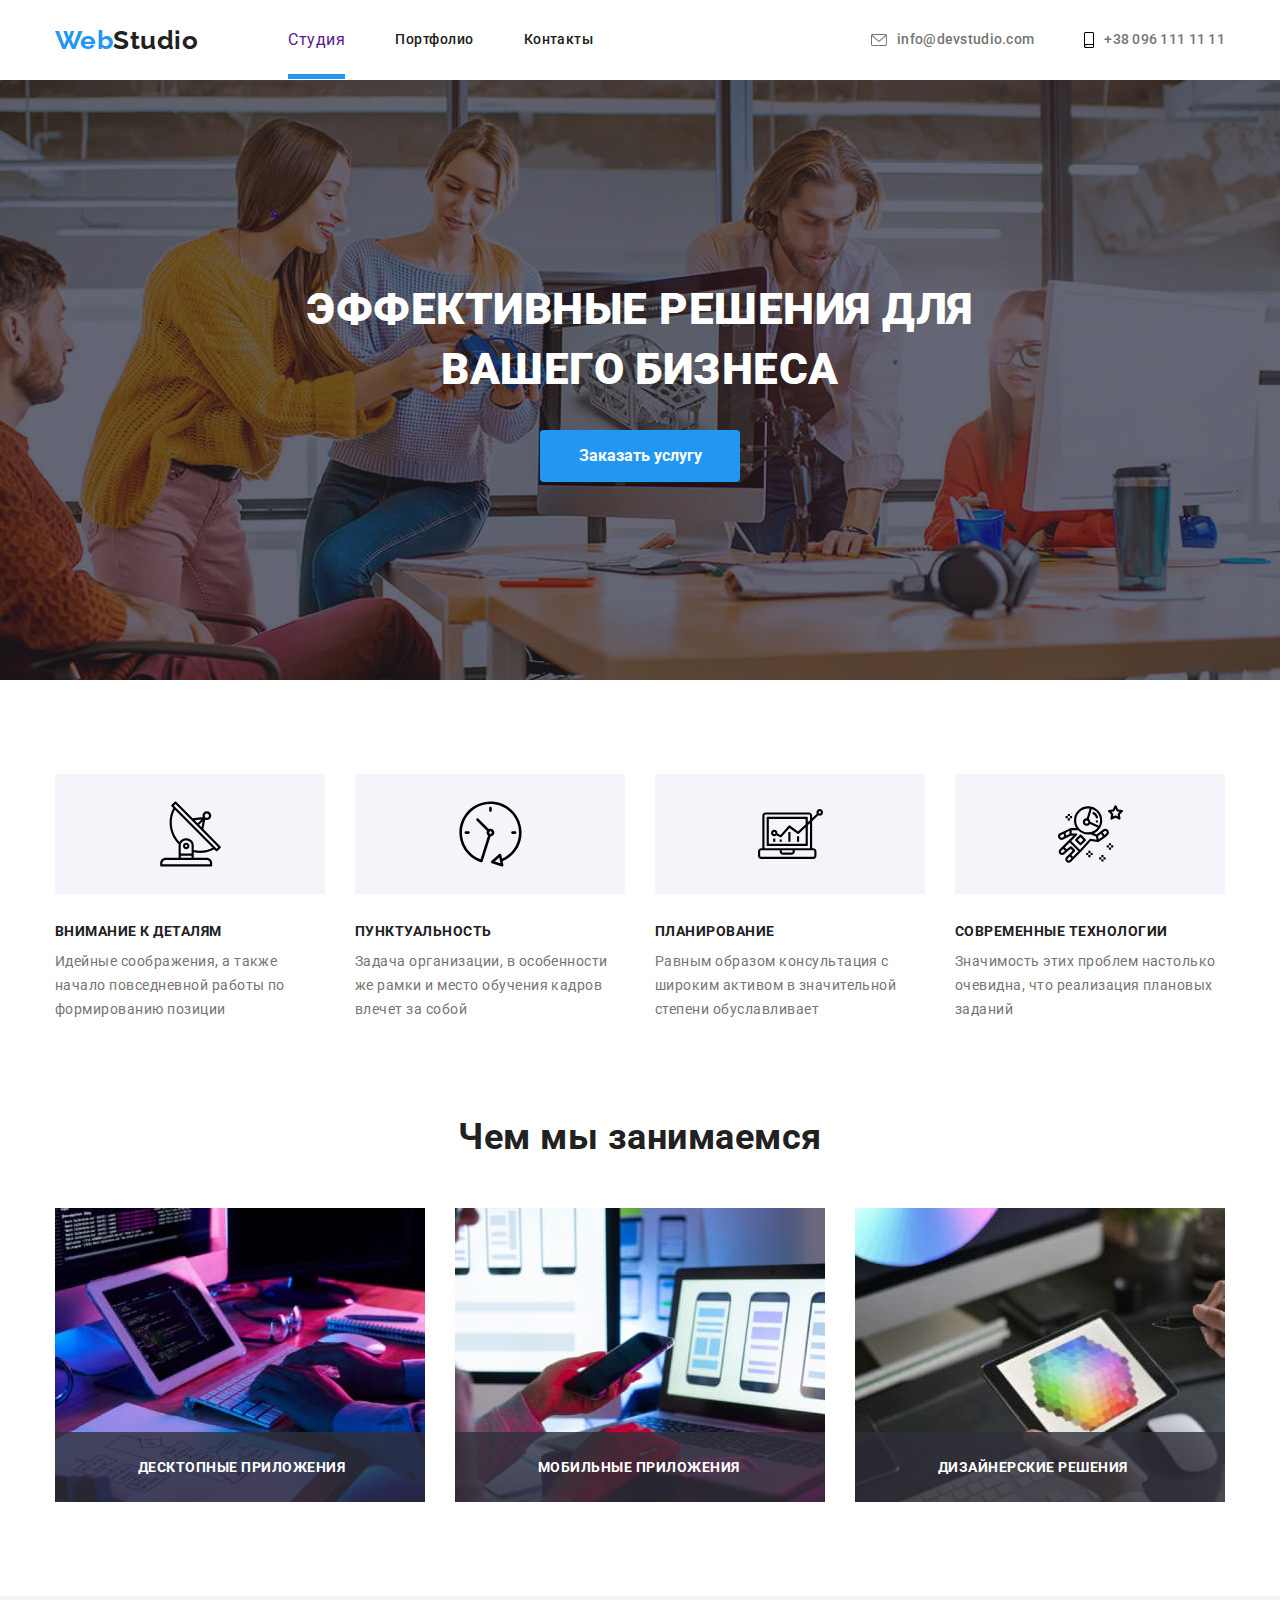
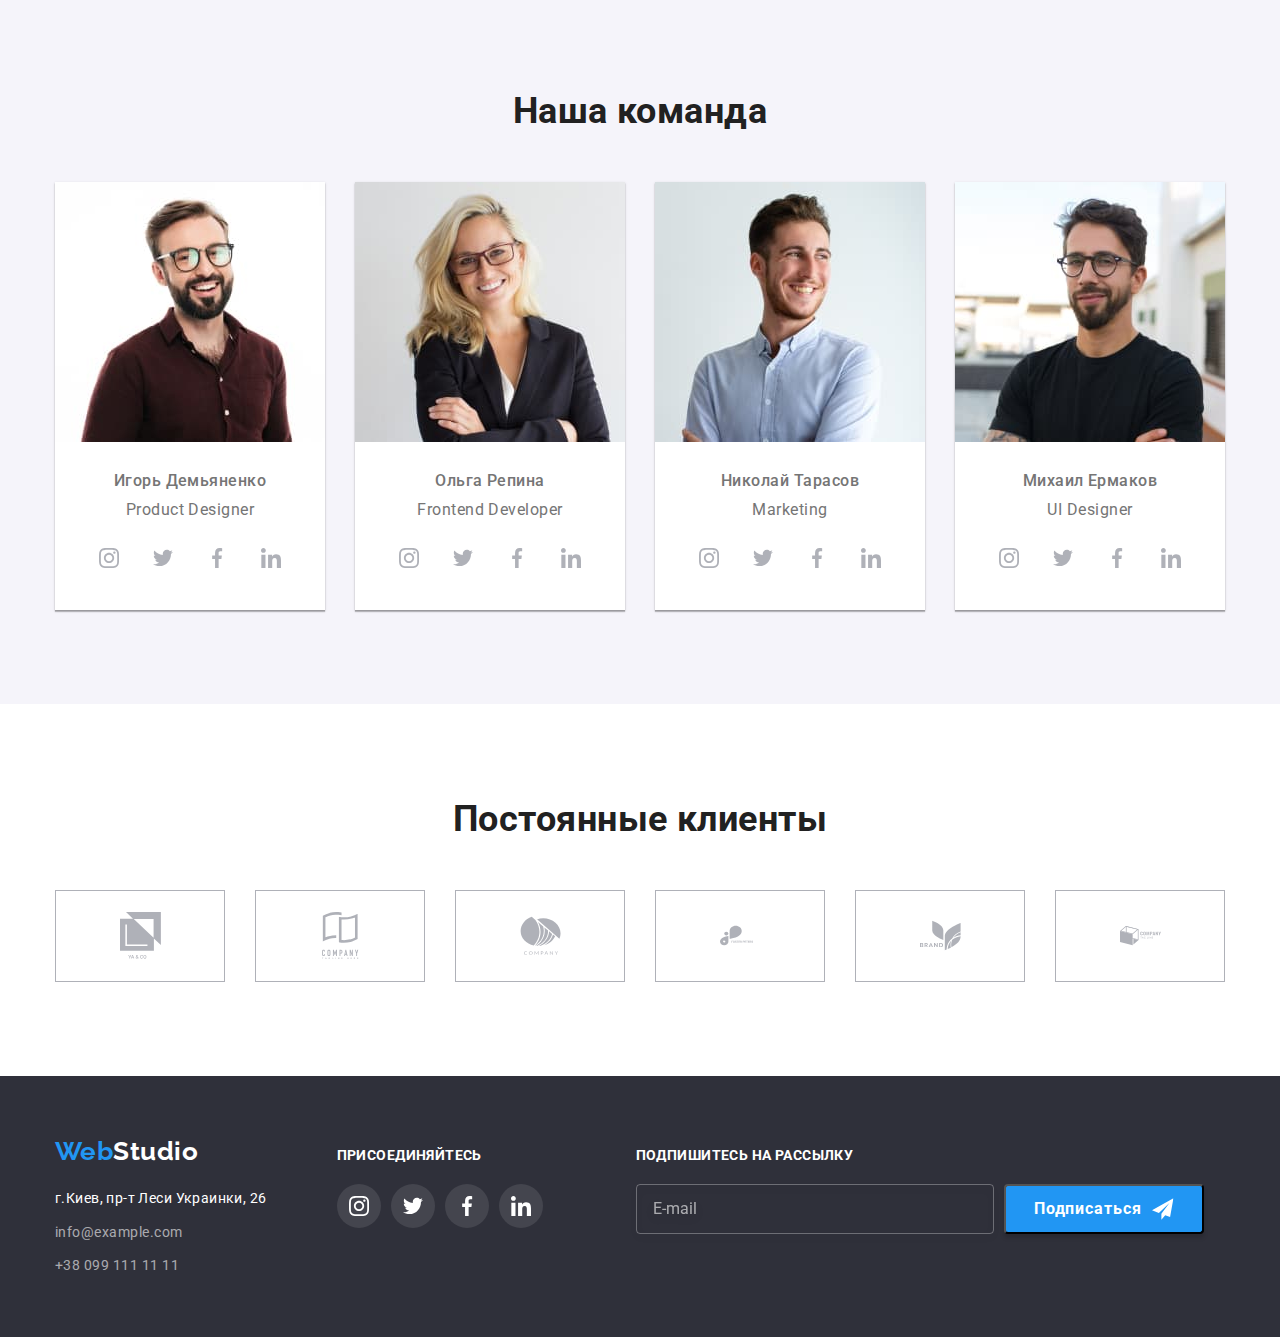
<file: index.html>
<!DOCTYPE html>
<html lang="ru">
    <head>
        <meta charset="UTF-8" />
        <meta http-equiv="X-UA-Compatible" content="IE=edge">
        <meta name="viewport" content="width=device-width, initial-scale=1.0">
        <title>Document</title>
        <link rel="preconnect" href="https://fonts.googleapis.com">
        <link rel="preconnect" href="https://fonts.gstatic.com" crossorigin>
        <link href="https://fonts.googleapis.com/css2?family=Raleway:wght@700&family=Roboto:wght@400;500;700;900&display=swap"
            rel="stylesheet">
        <link rel="stylesheet" href="https://cdnjs.cloudflare.com/ajax/libs/modern-normalize/1.1.0/modern-normalize.min.css">
        <link rel="stylesheet" href="./css/styles.css" />
    </head>
    <body>
        <!--шапка сайта-->
        
           
        <header class="main-nav">
            <div class="container header-container">
            <a href="/" class="logo">
                <span class="logo-web">Web</span><span class="logo-studio">Studio</span>
            </a>
            <nav>
            <ul class="site-nav list">
                <li class="item"><a href="" class="link-nav current">Студия</a></li>
                <li class="item"><a href="./portfolio.html" class="link">Портфолио</a></li>
                <li class="item"><a href="" class="link">Контакты</a></li>
            </ul>
            </nav>
            <ul class="auth-nav list">
                

                <li class="item"><a href="mailto:info@devstudio.com" class="link">
                    <svg class="icon-envel" width="16" height="12">
                        <use href="./image/icons.svg#icon-envelope"></use>
                    </svg>info@devstudio.com</a></li>
                
                <li class="item"><a href="tel:+380961111111" class="link"><svg class="icon-phone" width="10" height="16">
                    <use href="./image/icons.svg#icon-smartphone"></use>
                </svg>+38 096 111 11 11</a></li>
            </ul>
    </div>
        </header>
        
    
       
        <!--Основная часть сайта-->
        <main>
        <!--Герой-->
            <section class="hero">
                <h1 class="hero-title">эффективные решения для вашего бизнеса</h1>
        
            <button type="button" class="button" data-modal-open>Заказать услугу</button>
            </section>
            <div class="backdrop is-hidden" data-modal>
                <div class="modal">
                    
                    <button type="button" class="modal-close-btn" data-modal-close>
                        <svg class="close-modal" width="18" height="18">
                            <use href="./image/icons.svg#icon-close-black-18dp-2-1"></use>

                    </svg></button>
                    <p class="modal-title">Оставьте свои данные, мы вам перезвоним</p>
                    <form class="modal-form">
                        <div class="form-field">                            
                        <label for="user-name" class="modal-label">Имя</label>
                    <div class="form-field-wrap">
                        <input type="text" name="user-name" class="modal-input" placeholder="Иванов Иван Иванович" required id="user-name" autofocus/>
                        <svg class="modal-icon" width="18" height="18">
                            <use href="./image/icons.svg#icon-person-black-18dp-1"></use>
                        </svg>
                    </div>
                    </div>
                    <div class="form-field">
                    <label for="user-tel" class="modal-label">Телефон</label>
                    <div class="form-field-wrap">
                    <input type="tel" name="user-tel" class="modal-input" placeholder="+380" required id="user-tel"/>
                    <svg class="modal-icon" width="18" height="18">
                        <use href="./image/icons.svg#icon-phone-black-18dp-1"></use>
                    </svg>
                </div>
                    </div>
                    <div class="form-field">
                    <label for="user-email" class="modal-label">Почта</label>                   
                                            
                    <div class="form-field-wrap">
                    <input type="email" name="user-email" class="modal-input" placeholder="test@mail" required id="user-email"/>
                    <svg class="modal-icon" width="18" height="18">
                        <use href="./image/icons.svg#icon-email-black-18dp-1"></use>
                    </svg>
                </div>
                    </div>
                    <div class="form-field">
                    <label for="user-text" class="modal-label">Комментарий</label>
                    
                    <textarea name="user-text" id="user-text" rows="10" class="modal-text" placeholder="Введите текст"></textarea>
                    </div>
                    <div class="policy">
                    <input type="checkbox" class="checkbox-policy visually-hidden" name="policy" id="policy" />
                    <label for="policy" class="modal-policy">Соглашаюсь с рассылкой и принимаю
                        <span class="choice">Условия договра</span>

                    </label>
                    </div>
                
                    <button type="submit" class="modal-button">Отправить</button>
                    </form>
                </div>

            </div>
        <!--Принципы работы-->
        <section class="section-features">
            <div class="container">
            <h2 class="visually-hidden">наши особенности</h2>
            
            <ul class="features-list list">
               
                <li class="descr">
                    <div class="feature-icons-item">
                        <svg class="feature-icons-picture" width="65" height="70">
                            <use href="./image/icons.svg#icon-Tarelka"></use>
                        </svg>

                    </div>
                    <h3 class="title">внимание к деталям</h3>
                    <p class="text">Идейные соображения, а также начало повседневной работы по формированию позиции</p>
                </li>
                <li class="descr">
                    <div class="feature-icons-item">
                        <svg class="feature-icons-picture" width="65" height="70">
                            <use href="./image/icons.svg#icon-Clock"></use>
                        </svg>
                    </div>
                    <h3 class="title">пунктуальность</h3>
                    <p class="text">Задача организации, в особенности же рамки и место обучения кадров влечет за собой</p>
                </li>
                <li class="descr">
                    <div class="feature-icons-item">
                        <svg class="feature-icons-picture" width="65" height="70">
                            <use href="./image/icons.svg#icon-monitor"></use>
                        </svg>
                    </div>
                    <h3 class="title">планирование</h3>
                    <p class="text">Равным образом консультация с широким активом в значительной степени обуславливает</p>
                </li>
                <li class="descr">
                    <div class="feature-icons-item">
                    <svg class="feature-icons-picture" width="65" height="70">
                        <use href="./image/icons.svg#icon-spaceman"></use>
                    </svg>
                    </div>
                    <h3 class="title">современные технологии</h3>
                    <p class="text">Значимость этих проблем настолько очевидна, что реализация плановых заданий</p>
                </li>
            </ul>
            </div>
            <!--Чем мы занимаемся-->
        </section>
        <section class="section-work">
            <div class="container">
            <h2 class="section-title">Чем мы занимаемся</h2>
            <ul class="work list">
                
                <li class="item">
                    <img src="./image/1.jpg" alt="экран разрабочика с изображением кода" width="370"/>
                    <div class="item-name">
                    <h3 class="title-item-name">Десктопные приложения</h3>
                </div>
                </li>
                
                
                <li class="item">
                    <img src="./image/2.jpg" alt="экран разработчика с изображением интерфейса мобильного телефона" width="370"/>
                    <div class="item-name">
                        <h3 class="title-item-name">Мобильные приложения</h3>
                    </div>
                </li>
                <li class="item">
                    <img src="./image/3.jpg" alt="планшет с изображением цветовой палитры" width="370" />
                    <div class="item-name">
                        <h3 class="title-item-name">Дизайнерские решения</h3>
                    </div>
                </li>
            </ul>
            </div>
        </section>
        <!--Наша команда-->
        <section class="section-team">
            <div class="container">
            <h2 class="section-title">Наша команда</h2>
            <ul class="team-list list">
                <li class="item">
                    <img src="./image/member1.jpg" alt="фото Игоря Демьяненко" width="270"/>
                    <div class="description">
                    <h3 class="member">Игорь Демьяненко</h3>
                    <p class="text">Product Designer</p>                   
                     <ul class="member-social-list list">
                         <li class="member-social-item">
                            <a href="" class="member-social-link">
                                <svg class="member-social-icon" width="20" height="20">
                                    <use href="./image/icons.svg#icon-instagram-2"></use>
                                </svg>
                            </a>
                         </li>
                        <li class="member-social-item">
                            <a href="" class="member-social-link">
                                <svg class="member-social-icon" width="20" height="20">
                                    <use href="./image/icons.svg#icon-twitter-1"></use>
                                </svg>
                            </a>
                        </li>
                        <li class="member-social-item">
                            <a href="" class="member-social-link">
                                <svg class="member-social-icon" width="20" height="20">
                                    <use href="./image/icons.svg#icon-facebook-1"></use>
                                </svg>
                            </a>
                        </li>
                        <li class="member-social-item">
                            <a href="" class="member-social-link">
                                <svg class="member-social-icon" width="20" height="20">
                                    <use href="./image/icons.svg#icon-linkedin-1"></use>
                                </svg>
                            </a>
                        </li>
                     </ul>              
                                                         
                      
                                                             
                      </div>
                </li>
                <li class="item">
                    <img src="./image/member2.jpg" alt="фото Ольги Репиной" width="270"/>
                <div class="description">
                    <h3 class="member">Ольга Репина</h3>
                    <p class="text">Frontend Developer</p>
                    <ul class="member-social-list list">
                    <li class="member-social-item">
                        <a href="" class="member-social-link">
                            <svg class="member-social-icon" width="20" height="20">
                                <use href="./image/icons.svg#icon-instagram-2"></use>
                            </svg>
                        </a>
                    </li>
                    <li class="member-social-item">
                        <a href="" class="member-social-link">
                            <svg class="member-social-icon" width="20" height="20">
                                <use href="./image/icons.svg#icon-twitter-1"></use>
                            </svg>
                        </a>
                    </li>
                    <li class="member-social-item">
                        <a href="" class="member-social-link">
                            <svg class="member-social-icon" width="20" height="20">
                                <use href="./image/icons.svg#icon-facebook-1"></use>
                            </svg>
                        </a>
                    </li>
                    <li class="member-social-item">
                        <a href="" class="member-social-link">
                            <svg class="member-social-icon" width="20" height="20">
                                <use href="./image/icons.svg#icon-linkedin-1"></use>
                            </svg>
                        </a>
                    </li>
                </ul>                  
                                          
                                      
                      
                   
                                        
                    </div>
                </li>
                <li class="item">
                    <img src="./image/member3.jpg" alt="фото Николая Тарасова" width="270"/>
                    <div class="description">
                    <h3 class="member">Николай Тарасов</h3>
                    <p class="text">Marketing</p>
                    <ul class="member-social-list list">
                        <li class="member-social-item">
                            <a href="" class="member-social-link">
                                <svg class="member-social-icon" width="20" height="20">
                                    <use href="./image/icons.svg#icon-instagram-2"></use>
                                </svg>
                            </a>
                        </li>
                        <li class="member-social-item">
                            <a href="" class="member-social-link">
                                <svg class="member-social-icon" width="20" height="20">
                                    <use href="./image/icons.svg#icon-twitter-1"></use>
                                </svg>
                            </a>
                        </li>
                        <li class="member-social-item">
                            <a href="" class="member-social-link">
                                <svg class="member-social-icon" width="20" height="20">
                                    <use href="./image/icons.svg#icon-facebook-1"></use>
                                </svg>
                            </a>
                        </li>
                        <li class="member-social-item">
                        <a href="" class="member-social-link">
                            <svg class="member-social-icon" width="20" height="20">
                                <use href="./image/icons.svg#icon-linkedin-1"></use>
                            </svg>
                        </a>
                        </li>
                    </ul>                                     
                                      
                      
                                       
                      
                    
                    </div>
                </li>
                <li class="item">
                    <img src="./image/member4.jpg" alt="фото Михаила Ермакова" width="270"/>
                    <div class="description">
                    <h3 class="member">Михаил Ермаков</h3>
                    <p class="text">UI Designer</p>
                    <ul class="member-social-list list">
                        <li class="member-social-item">
                            <a href="" class="member-social-link">
                                <svg class="member-social-icon" width="20" height="20"><use href="./image/icons.svg#icon-instagram-2"></use></svg>
                            </a>
                        </li>
                        <li class="member-social-item">
                            <a href="" class="member-social-link">
                                <svg class="member-social-icon" width="20" height="20">
                                    <use href="./image/icons.svg#icon-twitter-1"></use>
                                </svg>
                                </a>
                        </li>
                        <li class="member-social-item">
                            <a href="" class="member-social-link">
                                <svg class="member-social-icon" width="20" height="20">
                                    <use href="./image/icons.svg#icon-facebook-1"></use>
                                </svg>
                            </a>
                        </li>
                        <li class="member-social-item">
                            <a href="" class="member-social-link">
                                <svg class="member-social-icon" width="20" height="20">
                                    <use href="./image/icons.svg#icon-linkedin-1"></use>
                                </svg>
                            </a>
                        </li>
                    </ul>
                    </div>
                </li>
            </ul>
            </div>

        </section>
        <!-- Постоянные клиенты -->
        <section class="section-client">
            <div class="container">
                <h2 class="section-title">Постоянные клиенты</h2>
                <ul class="client-list list">
                    <li class="client-item">
                        <a href="" class="client-link">
                            <svg class="client-icon" width="41" height="47">
                                <use href="./image/icons.svg#icon-YACO">
                            </use>
                            </svg>
                        </a>
                    </li>
                    <li class="client-item">
                        <a href="" class="client-link">
                            <svg class="client-icon" width="41" height="47">
                                <use href="./image/icons.svg#icon-tagline">
                                </use>
                            </svg>
                        </a>
                    </li>
                    <li class="client-item">
                        <a href="" class="client-link">
                            <svg class="client-icon" width="41" height="47">
                                <use href="./image/icons.svg#icon-company">
                                </use>
                            </svg>
                        </a>
                    </li>
                    <li class="client-item">
                        <a href="" class="client-link">
                            <svg class="client-icon" width="41" height="47">
                                <use href="./image/icons.svg#icon-foster">
                                </use>
                            </svg>
                        </a>
                    </li>
                    <li class="client-item">
                        <a href="" class="client-link">
                            <svg class="client-icon" width="41" height="47">
                                <use href="./image/icons.svg#icon-brand">
                                </use>
                            </svg>
                        </a>
                    </li>
                    <li class="client-item">
                        <a href="" class="client-link">
                            <svg class="client-icon" width="41" height="47">
                                <use href="./image/icons.svg#icon-tagline2">
                                </use>
                            </svg>
                        </a>
                    </li>
                </ul>

            </div>

        </section>
        </main>
        <!--Футер-->
        
        <footer>
           
         <div class="container footer_container">
           <div class="footer-name">
        <a href="/" class="logo-foot">
            <span class="logo-web">Web</span><span class="logo-studio-white">Studio</span></a>
                   
                     
        <address class="addres">
            г.Киев, пр-т Леси Украинки, 26
        </address> 
        <ul class="auth-footer list">
            <li class="contact"><a href="mailto:info@example.com" class="link">info@example.com</a></li>
            <li class="contact"><a href="tel:+380991111111" class="link">+38 099 111 11 11</a></li>
        </ul>
        </div>
        <div class="footer-networks">
            <h3 class="title-footer">Присоединяйтесь</h3>
           <ul class="footer-list list">
               <li class="footer-item">
                   <a href="" class="footer-link">
                       <svg class="footer-icon" width="20" height="20">
                           <use href="./image/icons.svg#icon-instagram-2"></use>
                       </svg>
                   </a>
               </li>
            <li class="footer-item">
                <a href="" class="footer-link">
                    <svg class="footer-icon" width="20" height="20">
                        <use href="./image/icons.svg#icon-twitter-1"></use>
                    </svg>
                </a>
            </li>
            <li class="footer-item">
                <a href="" class="footer-link">
                    <svg class="footer-icon" width="20" height="20">
                        <use href="./image/icons.svg#icon-facebook-1"></use>
                    </svg>
                </a>
            </li>
            <li class="footer-item">
                <a href="" class="footer-link">
                    <svg class="footer-icon" width="20" height="20">
                        <use href="./image/icons.svg#icon-linkedin-1"></use>
                    </svg>
                </a>
            </li>
            </ul>
</div>  
<div class="subscription ">
<h3 class="title-footer">Подпишитесь на рассылку</h3>
<form class="online-form"> 
       
    <input type="email" name="email" class="online-input" placeholder="E-mail" />
<button type="submit" class="online-btn">Подписаться
    <svg class="online-icon" width="24" height="24">
        <use href="./image/icons.svg#icon-icon-send"></use>

    </svg>
</button>
</form>

</div>  
            
      
        </div>
    
        </footer>
    <script src="./js/modal.js"></script>
    </body>
</html>
</file>
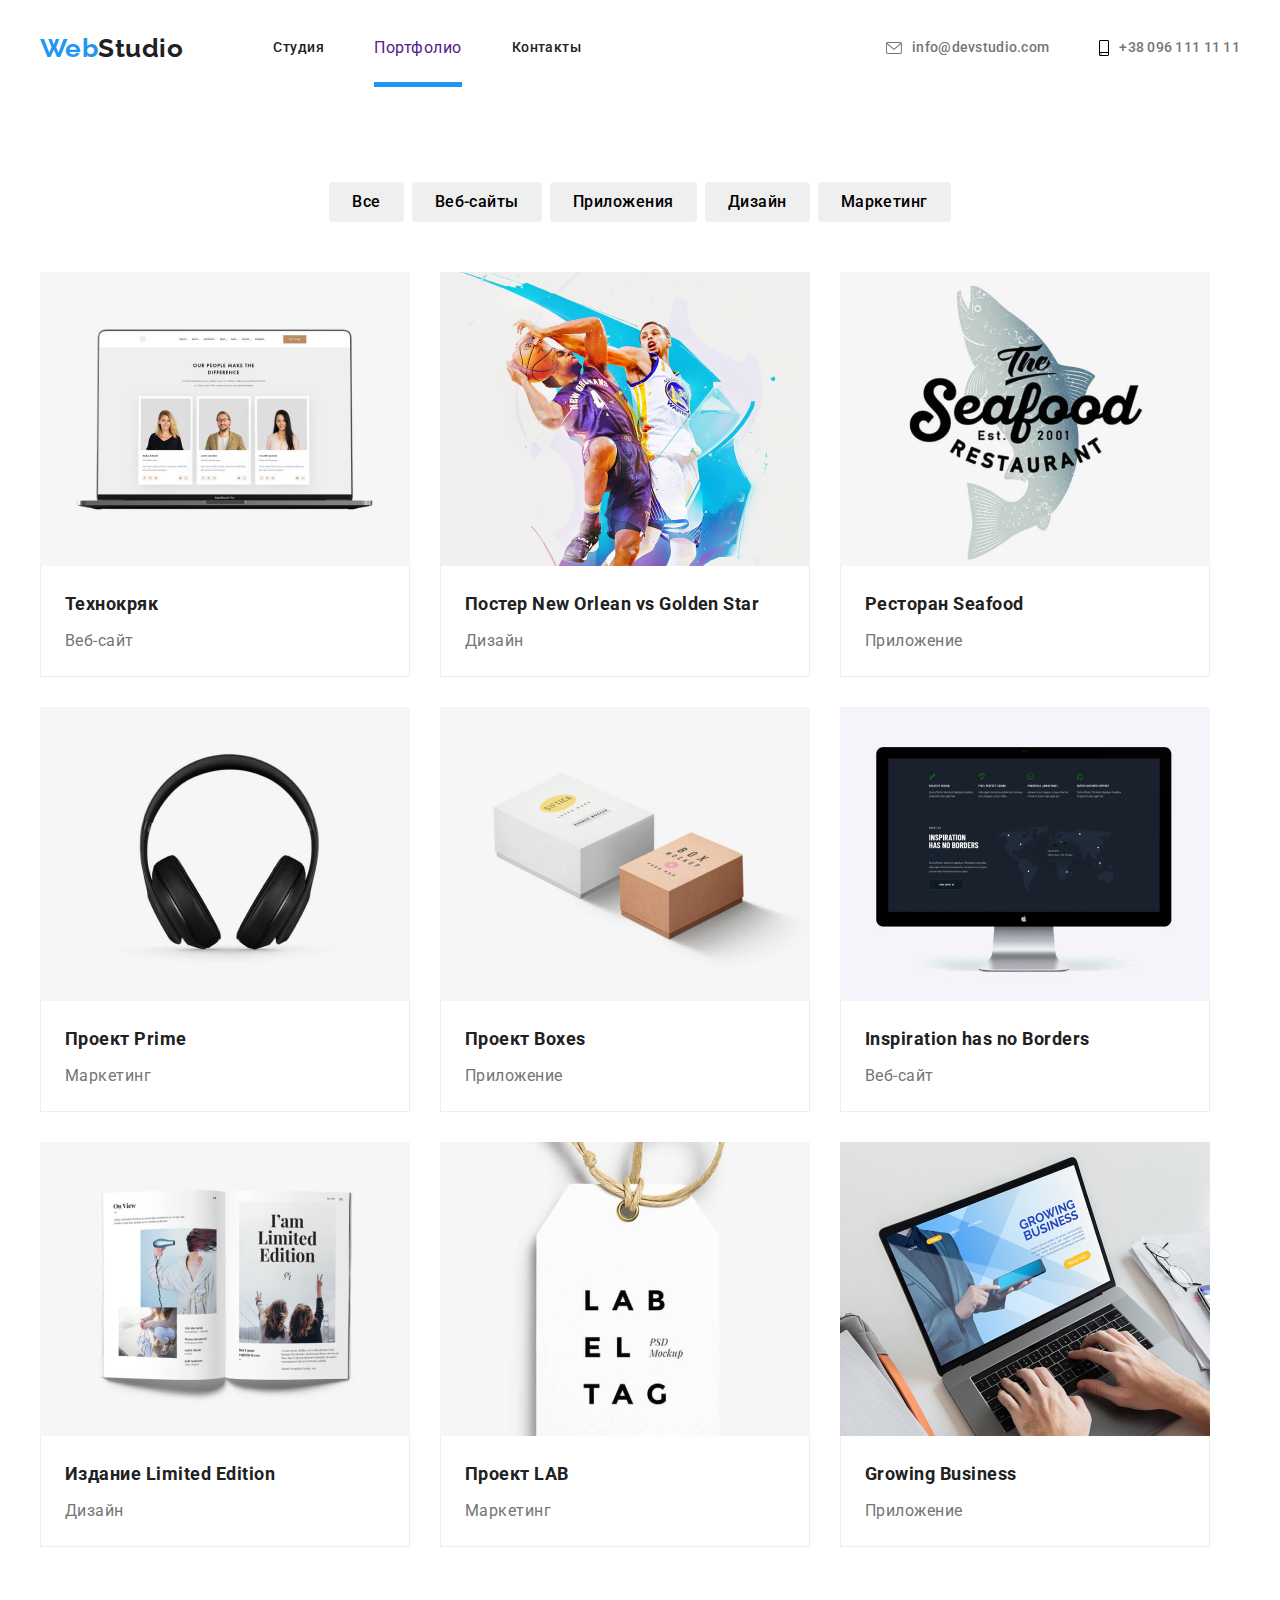
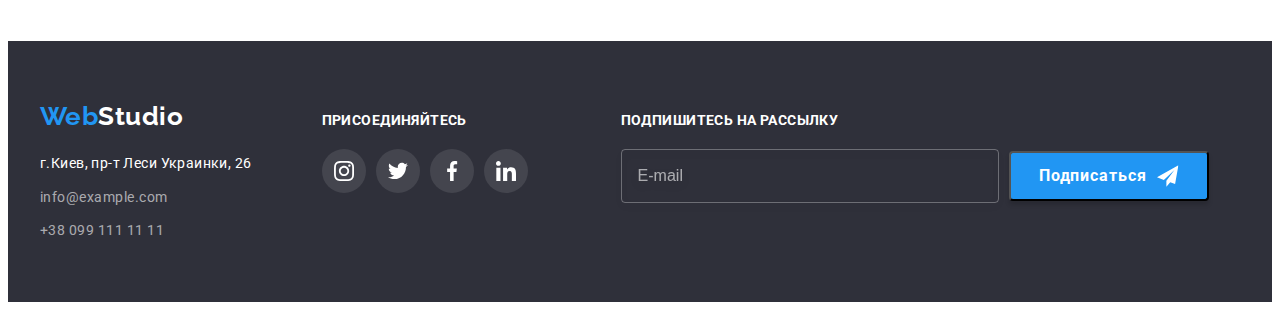
<file: portfolio.html>
<!DOCTYPE html>
<html lang="en">
<head>
    <meta charset="UTF-8">
    <meta http-equiv="X-UA-Compatible" content="IE=edge">
    <meta name="viewport" content="width=device-width, initial-scale=1.0">
    <title>portfolio</title>
   
    <link href="https://fonts.googleapis.com/css2?family=Raleway:wght@700&family=Roboto:wght@400;500;700;900&display=swap"
        rel="stylesheet">
    <link rel="stylesheet" href="./css/styles.css" />
</head>
<body>
<!--шапка сайта-->


    <header class="main-nav">
        <div class="container header-container">
        <a href="/" class="logo">
            <span class="logo-web">Web</span><span class="logo-studio">Studio</span>
        </a>
        <nav>
            <ul class="site-nav list">
                <li class="item"><a href="./index.html" class="link">Студия</a></li>
                <li class="item"><a href="" class="link-nav current">Портфолио</a></li>
                <li class="item"><a href="" class="link">Контакты</a></li>
            </ul>
        </nav>
        <ul class="auth-nav list">
            <li class="item"><a href="mailto:info@devstudio.com" class="link">
                    <svg class="icon-envel" width="16" height="12">
                        <use href="./image/icons.svg#icon-envelope"></use>
                    </svg>info@devstudio.com</a></li>
            
            <li class="item"><a href="tel:+380961111111" class="link"><svg class="icon-phone" width="10" height="16">
                        <use href="./image/icons.svg#icon-smartphone"></use>
                    </svg>+38 096 111 11 11</a></li>
        </ul>
        </div>
    </header>


<!--Основная часть сайта-->
<main>
    <!-- Фильтры -->
    <section class="section-portfolio">
<div class="container">
<ul class="filtrs list">
    <li class="filtrs-btn">
    <button type="button" class="button-portfolio">Все</button></li>
    <li class="filtrs-btn">
    <button type="button" class="button-portfolio">Веб-сайты</button></li>
    <li class="filtrs-btn">
    <button type="button" class="button-portfolio">Приложения</button></li>
    <li class="filtrs-btn">
    <button type="button" class="button-portfolio">Дизайн</button></li>
    <li class="filtrs-btn">
    <button type="button" class="button-portfolio">Маркетинг</button></li>
</ul>

<!-- Список проектов -->



    <h1 class="visually-hidden">Наши проекты</h1>
    <ul class="project-list list">
        <li class="element">
            <a href="" class="cards">
                <div class="cover">
            <img src="./image/picter1.jpg"  alt="монитор с изображением фото команды" width="370" />
            <div class="text-descr">
                <p class="cards-descr">Технокряк это современная площадка
                    распространения короновируса. Компании
                    используют эту платформу для цифрового
                    шпионажа и атак на защищенные сервера
                    конкурентов.
            
                </p>
            </div>
                </div>
        <div class="element-descr">
            <h2 class="title">Технокряк</h2>
        <p class="text">Веб-сайт</p>
        </div>
        
        </a>
        
        </li>
        <li class="element">
            <a href="" class="cards">
                <div class="cover">
        <img src="./image/picture2.jpg" alt="картинка с изображением баскетбольных игроков" width="370" />
        <div class="text-descr">
            <p class="cards-descr">Технокряк это современная площадка
                распространения короновируса. Компании
                используют эту платформу для цифрового
                шпионажа и атак на защищенные сервера
                конкурентов.
        
            </p>
        </div>
        </div>
        <div class="element-descr"><h2 class="title">Постер New Orlean vs Golden Star</h2>
        <p class="text">Дизайн</p>
        </div>
            </a>
        </li>
        <li class="element">
            <a href="" class="cards">
                <div class="cover">
            <img src="./image/picture3.jpg" alt="логотип рыбного ресторана" width="370" />
            <div class="text-descr">
                <p class="cards-descr">Технокряк это современная площадка
                    распространения короновируса. Компании
                    используют эту платформу для цифрового
                    шпионажа и атак на защищенные сервера
                    конкурентов.
            
                </p>
            </div>
            </div>
        <div class="element-descr"><h2 class="title">Ресторан Seafood</h2>
        <p class="text">Приложение</p>
        </div>
        </a>
        </li>
               <li class="element">
                <a href="" class="cards">
                    <div class="cover">
                    <img src="./image/picture4.jpg" alt="изображение наушников" width="370" />
                    <div class="text-descr">
                        <p class="cards-descr">Технокряк это современная площадка
                            распространения короновируса. Компании
                            используют эту платформу для цифрового
                            шпионажа и атак на защищенные сервера
                            конкурентов.
                    
                        </p>
                    </div>
                    </div>
        <div class="element-descr"><h2 class="title">Проект Prime</h2>
        <p class="text">Маркетинг</p>
        </div>
                </a>
        </li>
        
        <li class="element">
            <a href="" class="cards">
                <div class="cover">
            <img src="./image/picture5.jpg" alt="две коробки разного размера" width="370" />
            <div class="text-descr">
                <p class="cards-descr">Технокряк это современная площадка
                    распространения короновируса. Компании
                    используют эту платформу для цифрового
                    шпионажа и атак на защищенные сервера
                    конкурентов.
            
                </p>
            </div>
            </div>
        <div class="element-descr">
            <h2 class="title">Проект Boxes</h2>
        <p class="text">Приложение</p>
        </div>
        </a>
        </li>
        
        <li class="element"><a href="" class="cards">
            <div class="cover">
                
            <img src="./image/picture6.jpg" alt="монитор" width="370" />
            <div class="text-descr">
                <p class="cards-descr">Технокряк это современная площадка
                    распространения короновируса. Компании
                    используют эту платформу для цифрового
                    шпионажа и атак на защищенные сервера
                    конкурентов.
            
                </p>
            </div>
            </div>
        <div class="element-descr"><h2 class="title">Inspiration has no Borders</h2>
        <p class="text">Веб-сайт</p>
        </div>
        </a>
        </li>
        
        <li class="element"><a href="" class="cards">
            <div class="cover">
            <img src="./image/picture7.jpg" alt="разворот журнала" width="370" />
            <div class="text-descr">
                <p class="cards-descr">Технокряк это современная площадка
                    распространения короновируса. Компании
                    используют эту платформу для цифрового
                    шпионажа и атак на защищенные сервера
                    конкурентов.
            
                </p>
            </div>
            </div>
        <div class="element-descr"><h2 class="title">Издание Limited Edition</h2>
        <p class="text">Дизайн</p>
        </div>
        </a>
        </li>
        
        <li class="element">
            <a href="" class="cards">
                <div class="cover">
                <img src="./image/picture8.jpg" alt="лейба" width="370" />
            <div class="text-descr">
                <p class="cards-descr">Технокряк это современная площадка
                    распространения короновируса. Компании
                    используют эту платформу для цифрового
                    шпионажа и атак на защищенные сервера
                    конкурентов.
            
                </p>
            </div>
            </div>
        <div class="element-descr"><h2 class="title">Проект LAB</h2>
        <p class="text">Маркетинг</p>
        </div>
       </a>
    </li>
    
        <li class="element">
            <a href="" class="cards">
                <div class="cover">
                <img src="./image/picture9.jpg" alt="ноутбук" width="370" />
                <div class="text-descr">
                    <p class="cards-descr">Технокряк это современная площадка
                        распространения короновируса. Компании
                        используют эту платформу для цифрового
                        шпионажа и атак на защищенные сервера
                        конкурентов.
                
                    </p>
                </div>
                </div>
        <div class="element-descr"><h2 class="title">Growing Business</h2>
        <p class="text">Приложение</p></div>
       </a>
        </li>
    </ul>
</div>
    </section>
</main>
<!-- Футер -->
<footer>

    <div class="container footer_container">
        <div class="footer-name">
            <a href="/" class="logo-foot">
                <span class="logo-web">Web</span><span class="logo-studio-white">Studio</span></a>


            <address class="addres">
                г.Киев, пр-т Леси Украинки, 26
            </address>
            <ul class="auth-footer list">
                <li class="contact"><a href="mailto:info@example.com" class="link">info@example.com</a></li>
                <li class="contact"><a href="tel:+380991111111" class="link">+38 099 111 11 11</a></li>
            </ul>
        </div>
        <div class="footer-networks">
            <h3 class="title-footer">Присоединяйтесь</h3>
            <ul class="footer-list list">
                <li class="footer-item">
                    <a href="" class="footer-link">
                        <svg class="footer-icon" width="20" height="20">
                            <use href="./image/icons.svg#icon-instagram-2"></use>
                        </svg>
                    </a>
                </li>
                <li class="footer-item">
                    <a href="" class="footer-link">
                        <svg class="footer-icon" width="20" height="20">
                            <use href="./image/icons.svg#icon-twitter-1"></use>
                        </svg>
                    </a>
                </li>
                <li class="footer-item">
                    <a href="" class="footer-link">
                        <svg class="footer-icon" width="20" height="20">
                            <use href="./image/icons.svg#icon-facebook-1"></use>
                        </svg>
                    </a>
                </li>
                <li class="footer-item">
                    <a href="" class="footer-link">
                        <svg class="footer-icon" width="20" height="20">
                            <use href="./image/icons.svg#icon-linkedin-1"></use>
                        </svg>
                    </a>
                </li>
            </ul>
        </div>
    <div class="subscription ">
        <h3 class="title-footer">Подпишитесь на рассылку</h3>
        <form class="online-form">
    
            <input type="email" name="email" class="online-input" placeholder="E-mail" />
            <button type="submit" class="online-btn">Подписаться
                <svg class="online-icon" width="24" height="24">
                    <use href="./image/icons.svg#icon-icon-send"></use>
    
                </svg>
            </button>
        </form>
    
    </div>

    </div>

</footer>
</body>
</html>
</file>
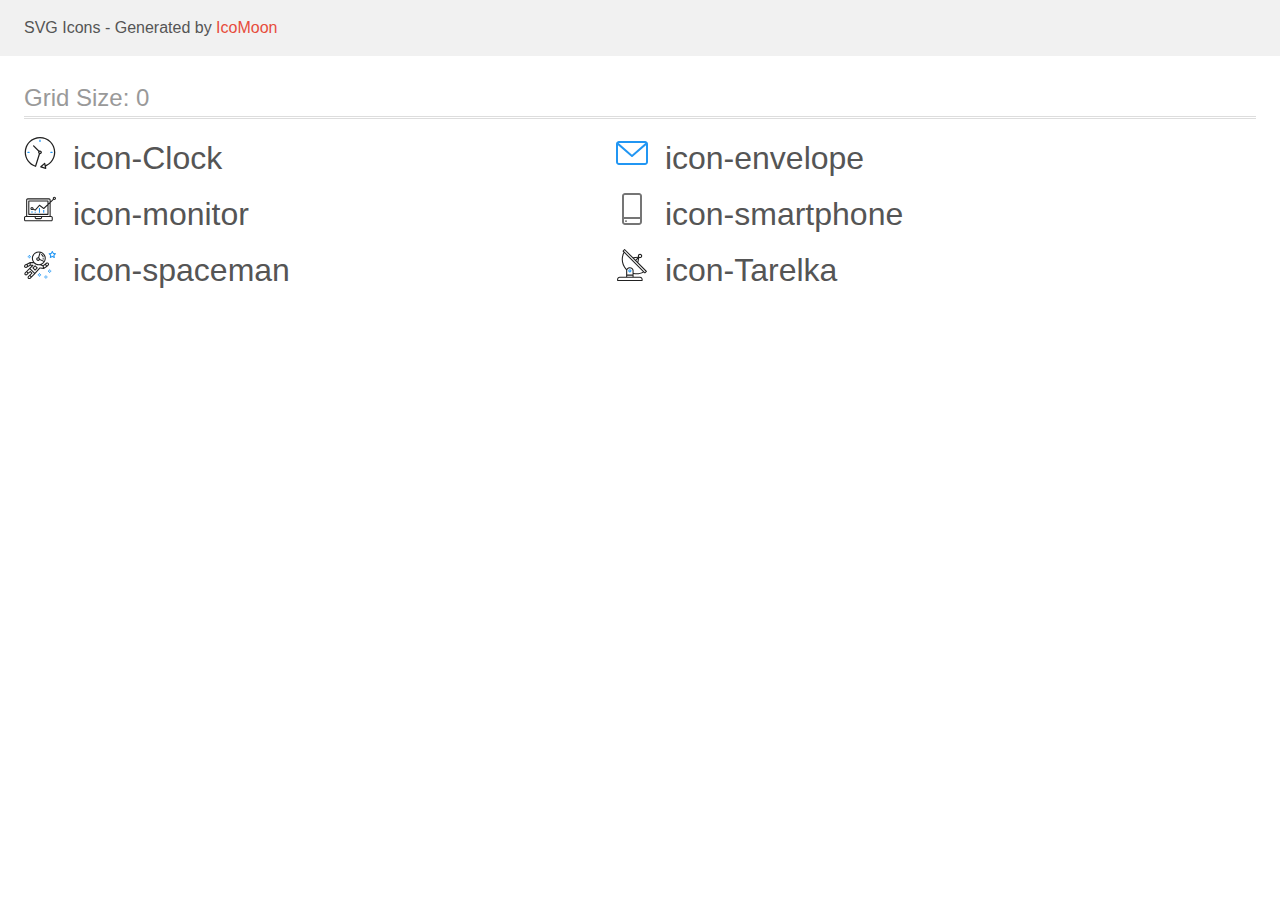
<file: icomoon/demo.html>
<!doctype html>
<html>
<head>
    <title>IcoMoon - SVG Icons</title>
    <meta charset="utf-8">
    <meta name="viewport" content="width=device-width, initial-scale=1">
    <link rel="stylesheet" href="demo-files/demo.css">
    <link rel="stylesheet" href="style.css">
</head>
<body>
<svg aria-hidden="true" style="position: absolute; width: 0; height: 0; overflow: hidden;" version="1.1" xmlns="http://www.w3.org/2000/svg" xmlns:xlink="http://www.w3.org/1999/xlink">
<defs>
<symbol id="icon-Clock" viewBox="0 0 32 32">
<path fill="#212121" style="fill: var(--color1, #212121)" d="M31.296 15.301c-0.001-8.452-6.855-15.303-15.308-15.301s-15.303 6.855-15.301 15.308c0.002 6.788 4.422 12.543 10.541 14.545l0.108 0.031c0.061 0.019 0.123 0.029 0.187 0.029 0.12 0 0.238-0.032 0.342-0.094 0.135-0.080 0.236-0.207 0.283-0.357l3.865-12.25c1.054-0.004 1.906-0.859 1.906-1.913 0-1.056-0.856-1.913-1.913-1.913-0.303 0-0.59 0.071-0.845 0.196l0.011-0.005-5.106-5.107c-0.114-0.11-0.271-0.179-0.443-0.179-0.352 0-0.638 0.286-0.638 0.638 0 0.172 0.068 0.328 0.179 0.443l-0-0 5.103 5.109c-0.121 0.241-0.191 0.525-0.191 0.826 0 0.602 0.283 1.137 0.723 1.48l0.004 0.003-3.682 11.673c-7.278-2.681-11.004-10.754-8.324-18.032s10.754-11.004 18.032-8.323c7.278 2.681 11.004 10.754 8.323 18.032-1.345 3.581-4.003 6.406-7.374 7.938l-0.088 0.036-0.398-1.874c-0.063-0.291-0.318-0.506-0.624-0.506-0.164 0-0.313 0.062-0.426 0.163l0.001-0.001-3.837 3.426c-0.132 0.117-0.214 0.287-0.214 0.477 0 0.283 0.185 0.524 0.441 0.606l0.005 0.001 4.899 1.563c0.058 0.020 0.126 0.031 0.196 0.031 0.352 0 0.637-0.285 0.637-0.637 0-0.047-0.005-0.093-0.015-0.138l0.001 0.004-0.391-1.839c5.528-2.374 9.329-7.772 9.329-14.057 0-0.011 0-0.023-0-0.034v0.002zM15.992 14.664c0.352 0 0.638 0.286 0.638 0.638s-0.285 0.638-0.638 0.638v0c-0.352 0-0.638-0.286-0.638-0.638s0.286-0.638 0.638-0.638v0zM18.092 29.528l2.184-1.948 0.603 2.84-2.787-0.892z"></path>
<path fill="#2196f3" style="fill: var(--color2, #2196f3)" d="M15.354 3.185v1.275c0 0.352 0.286 0.638 0.638 0.638s0.638-0.285 0.638-0.638v0-1.275c0-0.352-0.285-0.638-0.638-0.638s-0.638 0.285-0.638 0.638v0zM3.876 14.664c-0.352 0-0.638 0.286-0.638 0.638s0.285 0.638 0.638 0.638h1.275c0.352 0 0.638-0.286 0.638-0.638s-0.285-0.638-0.638-0.638h-1.275zM28.108 15.939c0.352 0 0.638-0.286 0.638-0.638s-0.285-0.638-0.638-0.638h-1.275c-0.352 0-0.638 0.286-0.638 0.638s0.285 0.638 0.638 0.638h1.275z"></path>
</symbol>
<symbol id="icon-envelope" viewBox="0 0 32 32">
<path fill="#2196f3" style="fill: var(--color2, #2196f3)" d="M29 4h-26c-1.654 0-3 1.346-3 3v18c0 1.654 1.346 3 3 3h26c1.654 0 3-1.346 3-3v-18c0-1.654-1.346-3-3-3zM29 6c0.136 0 0.266 0.028 0.384 0.078l-13.384 11.6-13.384-11.6c0.113-0.049 0.245-0.078 0.384-0.078h26zM29 26h-26c-0.552 0-1-0.448-1-1v0-16.81l13.344 11.566c0.175 0.152 0.404 0.245 0.656 0.245s0.481-0.093 0.657-0.246l-0.001 0.001 13.344-11.566v16.81c0 0.552-0.448 1-1 1v0z"></path>
</symbol>
<symbol id="icon-monitor" viewBox="0 0 32 32">
<path fill="#2196f3" style="fill: var(--color2, #2196f3)" d="M14.926 14.965h1.066v4.798h-1.066v-4.798zM19.19 17.097h1.066v2.665h-1.066v-2.665zM10.661 18.696h1.066v1.066h-1.066v-1.066zM7.463 18.163h1.066v1.599h-1.066v-1.599z"></path>
<path fill="#212121" style="fill: var(--color1, #212121)" d="M1.599 28.291h25.586c0 0 0 0 0 0 0.883 0 1.599-0.716 1.599-1.599v0-2.132c0-0.883-0.716-1.599-1.599-1.599v0h-0.533v-13.294l3.028-2.868c0.207 0.104 0.452 0.166 0.711 0.166 0.888 0 1.608-0.72 1.608-1.608s-0.72-1.608-1.608-1.608c-0.888 0-1.608 0.72-1.608 1.608 0 0.247 0.056 0.481 0.155 0.69l-0.004-0.010-2.281 2.162v-1.23c0-0.883-0.716-1.599-1.599-1.599v0h-21.323c-0.883 0-1.599 0.716-1.599 1.599v0 15.992h-0.533c-0.883 0-1.599 0.716-1.599 1.599v0 2.132c0 0.883 0.716 1.599 1.599 1.599v0zM30.384 4.837c0.294 0 0.533 0.239 0.533 0.533s-0.239 0.533-0.533 0.533v0c-0.294 0-0.533-0.239-0.533-0.533s0.239-0.533 0.533-0.533v0zM3.198 6.969c0-0.294 0.239-0.533 0.533-0.533h21.323c0.294 0 0.533 0.239 0.533 0.533v2.239l-1.066 1.013v-2.185c0-0.295-0.239-0.534-0.534-0.534h-19.189c-0.294 0-0.534 0.239-0.534 0.533v13.327c0 0.294 0.239 0.533 0.534 0.533h19.189c0.295 0 0.534-0.239 0.534-0.533v-9.675l1.066-1.010v12.283h-22.389v-15.991zM7.996 13.899c-0.001 0-0.003 0-0.005 0-0.883 0-1.599 0.716-1.599 1.599s0.716 1.599 1.599 1.599c0.432 0 0.824-0.172 1.112-0.45l-0 0 1.853 0.93c0.215 0.107 0.476 0.057 0.636-0.122l3.939-4.432 3.872 2.902c0.208 0.155 0.498 0.139 0.686-0.039l3.365-3.188v8.131h-18.123v-12.261h18.123v2.661l-3.771 3.572-3.904-2.927c-0.088-0.067-0.2-0.107-0.32-0.107-0.158 0-0.3 0.069-0.398 0.178l-0 0.001-3.993 4.493-1.493-0.746c0.011-0.064 0.017-0.128 0.020-0.193 0-0.883-0.716-1.599-1.599-1.599v0zM8.529 15.498c0 0.294-0.239 0.533-0.533 0.533s-0.533-0.239-0.533-0.533v0c0-0.294 0.239-0.533 0.533-0.533s0.533 0.239 0.533 0.533v0zM11.727 24.026h5.33v0.533c0 0.294-0.238 0.533-0.533 0.533h-4.265c-0.294 0-0.533-0.239-0.533-0.533v0-0.533zM1.067 24.56c0-0.294 0.238-0.533 0.533-0.533h9.062v0.533c0 0.883 0.716 1.599 1.599 1.599v0h4.265c0.883 0 1.599-0.716 1.599-1.599v0-0.533h9.062c0.294 0 0.533 0.239 0.533 0.533v2.132c0 0.294-0.239 0.533-0.533 0.533h-25.586c-0 0-0 0-0 0-0.294 0-0.533-0.239-0.533-0.533 0 0 0 0 0 0v0-2.132z"></path>
</symbol>
<symbol id="icon-smartphone" viewBox="0 0 32 32">
<path fill="#757575" style="fill: var(--color3, #757575)" d="M23 0h-14c-1.654 0-3 1.346-3 3v26c0 1.654 1.346 3 3 3h14c1.654 0 3-1.346 3-3v-26c0-1.654-1.346-3-3-3zM9 2h14c0.552 0 1 0.448 1 1v0 21h-16v-21c0-0.552 0.448-1 1-1v0zM23 30h-14c-0.552 0-1-0.448-1-1v0-3h16v3c0 0.552-0.448 1-1 1v0z"></path>
<path fill="#757575" style="fill: var(--color3, #757575)" d="M10.708 27.478c0.18 0.163 0.293 0.399 0.293 0.66s-0.113 0.497-0.292 0.659l-0.001 0.001c-0.186 0.17-0.435 0.275-0.708 0.275s-0.522-0.104-0.709-0.275l0.001 0.001c-0.18-0.163-0.293-0.399-0.293-0.66s0.113-0.497 0.292-0.659l0.001-0.001c0.186-0.17 0.435-0.275 0.708-0.275s0.522 0.104 0.709 0.275l-0.001-0.001z"></path>
</symbol>
<symbol id="icon-spaceman" viewBox="0 0 32 32">
<path fill="#2196f3" style="fill: var(--color2, #2196f3)" d="M31.974 4.524c-0.064-0.191-0.227-0.332-0.427-0.362l-0.003-0-1.911-0.278-0.855-1.731c-0.179-0.365-0.777-0.365-0.956 0l-0.855 1.731-1.911 0.278c-0.26 0.039-0.457 0.26-0.457 0.528 0 0.15 0.062 0.285 0.161 0.382l1.383 1.348-0.326 1.903c-0.034 0.2 0.048 0.402 0.212 0.522 0.166 0.12 0.383 0.135 0.562 0.040l1.709-0.899 1.709 0.899c0.072 0.038 0.157 0.061 0.247 0.061 0.295 0 0.534-0.239 0.534-0.534 0-0.031-0.003-0.062-0.008-0.092l0 0.003-0.326-1.903 1.383-1.348c0.099-0.097 0.161-0.233 0.161-0.382 0-0.059-0.009-0.115-0.027-0.168l0.001 0.004zM29.511 5.851c-0.126 0.122-0.183 0.299-0.153 0.472l0.191 1.114-1-0.526c-0.072-0.039-0.158-0.062-0.249-0.062s-0.177 0.023-0.252 0.063l0.003-0.001-1 0.526 0.191-1.114c0.005-0.027 0.008-0.059 0.008-0.091 0-0.149-0.061-0.285-0.16-0.381l-0-0-0.811-0.79 1.119-0.162c0.174-0.025 0.324-0.134 0.402-0.292l0.5-1.013 0.5 1.013c0.078 0.158 0.228 0.267 0.402 0.292l1.119 0.162-0.809 0.79zM26.134 20.522h-1.067v1.067h1.067v-1.067zM26.134 22.656h-1.067v1.066h1.067v-1.066zM27.2 21.589h-1.067v1.067h1.067v-1.067zM25.067 21.589h-1.067v1.067h1.067v-1.067zM22.4 26.389h-1.067v1.067h1.067v-1.067zM22.4 28.523h-1.067v1.067h1.067v-1.067zM23.467 27.456h-1.067v1.067h1.067v-1.067zM21.334 27.456h-1.067v1.067h1.067v-1.067zM16 24.256h-1.066v1.067h1.066v-1.067zM16 26.389h-1.066v1.067h1.066v-1.067zM17.067 25.322h-1.067v1.067h1.067v-1.067zM14.934 25.322h-1.067v1.067h1.067v-1.067zM5.867 6.122h-1.066v1.066h1.066v-1.066zM5.867 8.256h-1.066v1.066h1.066v-1.066zM6.933 7.189h-1.067v1.067h1.066v-1.067zM4.8 7.189h-1.067v1.067h1.067v-1.067z"></path>
<path fill="#212121" style="fill: var(--color1, #212121)" d="M24.715 14.16c-0.28-0.376-0.698-0.636-1.179-0.703l-0.009-0.001c-0.076-0.012-0.164-0.018-0.254-0.018-0.411 0-0.789 0.139-1.090 0.373l0.004-0.003-1.253 0.96-1.898 1.417-1.358-0.541c2.421-1.086 4.113-3.508 4.113-6.32 0-3.823-3.122-6.934-6.961-6.934s-6.961 3.11-6.961 6.934c0 1.386 0.415 2.674 1.12 3.759l-2.768-0.024c-0.009 0-0.016 0.005-0.023 0.005-0.057 0.003-0.11 0.014-0.159 0.033l0.004-0.001c-0.013 0.005-0.026 0.007-0.038 0.013-0.006 0.003-0.013 0.003-0.019 0.006l-3.233 1.596c-0 0-0.001 0-0.001 0.001l-1.893 0.91c-0.024 0.011-0.045 0.023-0.065 0.036l0.001-0.001c-0.482 0.324-0.795 0.867-0.795 1.483 0 0.297 0.073 0.577 0.201 0.823l-0.005-0.010c0.22 0.424 0.592 0.742 1.043 0.885l0.013 0.003c0.161 0.053 0.345 0.083 0.537 0.083 0.308 0 0.598-0.078 0.851-0.216l-0.009 0.005 1.388-0.738 2.264-1.169 1.357-0.008-5.442 5.415c0 0.001-0.001 0.001-0.001 0.001l-1.339 1.333c-0.303 0.299-0.491 0.714-0.491 1.173 0 0.002 0 0.003 0 0.005v-0c0.002 0.919 0.748 1.664 1.667 1.664 0.001 0 0.002 0 0.002 0h-0c0.428 0 0.854-0.162 1.18-0.485l1.314-1.309 1.741-1.3 0.901 0.897-3.102 3.088c-0.303 0.299-0.491 0.714-0.491 1.173 0 0.001 0 0.003 0 0.004v-0c0 0.445 0.174 0.864 0.49 1.179 0.302 0.3 0.717 0.485 1.176 0.485 0.001 0 0.002 0 0.003 0h-0c0.427 0 0.855-0.162 1.18-0.485l4.488-4.472c0.007-0.006 0.016-0.009 0.022-0.016l5.166-5.658 3.471 0.494c0.025 0.004 0.050 0.006 0.075 0.006 0.064 0 0.127-0.016 0.187-0.038 0.017-0.006 0.032-0.015 0.049-0.023 0.019-0.010 0.039-0.015 0.058-0.027l3.213-2.133c0.012-0.008 0.018-0.021 0.029-0.030 0.013-0.010 0.029-0.014 0.041-0.026l1.271-1.191c0.348-0.326 0.564-0.787 0.564-1.3 0-0.4-0.132-0.769-0.355-1.066l0.003 0.005zM2.13 17.77c-0.098 0.054-0.215 0.086-0.34 0.086-0.078 0-0.153-0.013-0.224-0.036l0.005 0.001c-0.294-0.093-0.504-0.364-0.504-0.683 0-0.235 0.114-0.444 0.289-0.575l0.002-0.001 1.314-0.632 0.316 0.924 0.133 0.389-0.992 0.527zM5.627 15.942l-1.548 0.8-0.255-0.746-0.184-0.537 2.027-1.001-0.040 1.484zM20.727 9.322c0 0.918-0.219 1.785-0.599 2.56l-4.181-1.899c-0.044-0.575-0.342-1.072-0.782-1.384l-0.006-0.004 1.464-4.861c2.377 0.757 4.104 2.975 4.104 5.588zM8.938 9.322c0-3.235 2.644-5.867 5.894-5.867 0.253 0 0.5 0.022 0.745 0.053l-1.432 4.753c-0.019 0-0.037-0.006-0.057-0.006-0 0-0.001 0-0.001 0-1.032 0-1.869 0.835-1.872 1.867v0c0.003 1.031 0.84 1.867 1.872 1.867 0 0 0 0 0.001 0h-0c0.695 0 1.295-0.383 1.618-0.944l3.863 1.755c-1.075 1.447-2.795 2.39-4.737 2.39-3.25 0-5.894-2.632-5.894-5.867zM14.895 10.122c0 0.441-0.362 0.8-0.806 0.8-0 0-0.001 0-0.001 0-0.443 0-0.802-0.358-0.804-0.8v-0c0-0.441 0.361-0.8 0.806-0.8s0.806 0.359 0.806 0.8zM2.464 25.146c-0.11 0.109-0.261 0.176-0.428 0.176s-0.317-0.067-0.427-0.175l0 0c-0.109-0.108-0.176-0.257-0.176-0.422s0.067-0.314 0.176-0.422l0-0 0.962-0.959 0.852 0.848-0.959 0.954zM5.678 28.88c-0.11 0.109-0.261 0.176-0.428 0.176s-0.317-0.067-0.427-0.175l0 0c-0.109-0.108-0.176-0.257-0.176-0.422s0.067-0.314 0.176-0.422l0-0 0.963-0.959 0.852 0.848-0.96 0.955zM9.16 25.411l-0.001 0.001-1.765 1.76-0.852-0.848 1.765-1.757c0.040-0.040 0.065-0.088 0.090-0.136 0.007-0.014 0.020-0.026 0.026-0.040 0.016-0.041 0.019-0.085 0.026-0.128 0.003-0.025 0.014-0.048 0.014-0.073 0-0.035-0.013-0.070-0.020-0.105-0.006-0.032-0.006-0.064-0.019-0.096-0.025-0.053-0.055-0.098-0.092-0.138l0 0c-0.010-0.012-0.014-0.026-0.025-0.038h-0.001s0-0.001-0.001-0.002l-1.607-1.6c-0.017-0.017-0.039-0.024-0.058-0.038-0.025-0.021-0.054-0.040-0.084-0.056l-0.003-0.001c-0.026-0.012-0.058-0.023-0.090-0.031l-0.003-0.001c-0.030-0.009-0.065-0.017-0.101-0.020l-0.002-0c-0.007-0-0.015-0-0.023-0-0.026 0-0.051 0.002-0.075 0.005l0.003-0c-0.036 0.005-0.069 0.009-0.104 0.021s-0.064 0.027-0.094 0.045c-0.020 0.011-0.043 0.015-0.061 0.029l-1.774 1.324-0.901-0.897 2.399-2.386 4.36 4.289-0.928 0.919zM15.979 18.394c-0.016-0.002-0.030 0.004-0.046 0.003-0.008-0-0.017-0.001-0.027-0.001-0.031 0-0.062 0.003-0.092 0.008l0.003-0c-0.070 0.011-0.132 0.035-0.187 0.070l0.002-0.001c-0.030 0.018-0.057 0.037-0.083 0.061-0.013 0.011-0.028 0.016-0.040 0.029l-4.698 5.146-4.328-4.256 2.833-2.818c0.096-0.097 0.156-0.23 0.156-0.377 0-0.295-0.239-0.534-0.534-0.534-0.001 0-0.001 0-0.002 0h0l-2.219 0.013 0.028-1.607 3.104 0.027c1.264 1.297 3.027 2.101 4.978 2.101 0.001 0 0.002 0 0.003 0h-0c0.438 0 0.864-0.046 1.28-0.122 0.040 0.032 0.080 0.064 0.129 0.085l2.41 0.96 0.152 0.758 0.178 0.886-3.003-0.427zM20.020 18.572l-0.313-1.558 1.446-1.080 0.946 1.257-2.080 1.381zM23.773 15.741l-0.837 0.785-0.931-1.236 0.831-0.637c0.155-0.119 0.351-0.168 0.543-0.143 0.193 0.027 0.364 0.128 0.48 0.284 0.088 0.117 0.141 0.265 0.141 0.426 0 0.206-0.087 0.391-0.226 0.521l-0 0z"></path>
<path fill="#212121" style="fill: var(--color1, #212121)" d="M13.602 18.544l-2.143-2.134c-0.096-0.096-0.229-0.155-0.376-0.155s-0.28 0.059-0.376 0.155l-2.143 2.133c-0.097 0.097-0.156 0.23-0.156 0.378s0.060 0.281 0.156 0.378l-0-0 2.142 2.134c0.096 0.096 0.229 0.156 0.376 0.156s0.28-0.059 0.376-0.156v0l2.143-2.134c0.097-0.097 0.157-0.23 0.157-0.378s-0.060-0.281-0.157-0.378l-0-0zM11.083 20.303l-1.387-1.381 1.386-1.381 1.387 1.381-1.387 1.381zM17.164 5.071l-0.258 1.036c0.071 0.018 1.738 0.452 1.738 2.149h1.067c0-2.017-1.666-2.965-2.547-3.184zM19.711 9.322h-1.067v1.066h1.067v-1.066z"></path>
</symbol>
<symbol id="icon-Tarelka" viewBox="0 0 32 32">
<path fill="#212121" style="fill: var(--color1, #212121)" d="M30.773 22.098l-8.443-8.505 0.937-4.615c0.242 0.094 0.499 0.144 0.758 0.146h0.006c1.192 0.014 2.17-0.941 2.184-2.133s-0.941-2.17-2.133-2.184c-1.192-0.014-2.17 0.941-2.184 2.133-0.003 0.255 0.039 0.509 0.125 0.749l-4.96 0.605-8.091-8.133c-0.099-0.101-0.235-0.159-0.377-0.16-0.14 0.001-0.274 0.056-0.373 0.155l-1.513 1.504c-0.208 0.208-0.208 0.546 0 0.754l0.814 0.826c-3.153 5.798-2.129 12.978 2.519 17.663 0.043 0.041 0.092 0.074 0.146 0.098-0.034 0.18-0.051 0.364-0.052 0.547v6.187h-6.4c-1.472 0.002-2.665 1.195-2.667 2.667v1.067c0 0.295 0.239 0.533 0.533 0.533h24.533c0.295 0 0.533-0.239 0.533-0.533v-1.067c-0.002-1.472-1.195-2.665-2.667-2.667h-6.4v-2.742c1.003 0.21 2.024 0.317 3.049 0.32 2.458-0.003 4.877-0.615 7.040-1.783l0.818 0.823c0.099 0.101 0.235 0.159 0.377 0.16 0.14-0.001 0.274-0.056 0.373-0.155l1.513-1.504c0.208-0.208 0.208-0.546 0-0.754zM23.28 6.233c0.418-0.415 1.093-0.414 1.508 0.004s0.414 1.093-0.004 1.508c-0.2 0.199-0.47 0.31-0.752 0.31h-0.003c-0.589-0.003-1.064-0.483-1.061-1.072 0.002-0.282 0.115-0.552 0.314-0.751h-0.002zM22.024 9.738l-0.598 2.946-1.175-1.182 1.774-1.763zM21.419 8.836l-1.92 1.909-1.485-1.493 3.405-0.415zM24.004 28.8c0.884 0 1.6 0.716 1.6 1.6v0.533h-23.467v-0.533c0-0.884 0.716-1.6 1.6-1.6h20.267zM16.537 26.667v1.067h-5.333v-1.067h5.333zM11.204 25.6v-4.053c0-1.294 1.196-2.347 2.667-2.347s2.667 1.053 2.667 2.347v4.053h-5.333zM17.604 23.904v-2.357c0-1.882-1.675-3.413-3.733-3.413-1.331-0.020-2.576 0.657-3.281 1.786-4.058-4.274-4.971-10.645-2.279-15.887l18.602 18.708c-2.872 1.461-6.165 1.873-9.309 1.163zM28.893 23.22l-21.057-21.181 0.755-0.752 7.935 7.98c0.004 0 0.006 0.007 0.010 0.010l13.115 13.191-0.757 0.752z"></path>
<path fill="#2196f3" style="fill: var(--color2, #2196f3)" d="M13.876 20.267h-0.005c-0.884-0.001-1.601 0.714-1.602 1.598s0.714 1.601 1.598 1.602h0.005c0.884 0.001 1.601-0.714 1.602-1.598s-0.714-1.601-1.598-1.602zM14.249 22.245c-0.1 0.1-0.236 0.156-0.378 0.155-0.295-0.002-0.532-0.242-0.531-0.536 0.001-0.141 0.057-0.276 0.157-0.375s0.233-0.154 0.373-0.155c0.295 0.002 0.532 0.241 0.53 0.536-0.001 0.141-0.057 0.276-0.157 0.375h0.005z"></path>
</symbol>
</defs>
</svg>

<header class="bgc1 clearfix">
<div class="mhl">
    <p>SVG Icons - Generated by <a href="https://icomoon.io/app">IcoMoon</a></p>
</div>
</header>
    <div class="clearfix mhl ptl">
        <h1 class="mvm mtn fgc1">Grid Size: 0</h1>
        <div class="glyph fs1">
            <div class="clearfix pbs">
                <svg class="icon icon-Clock"><use xlink:href="#icon-Clock"></use></svg><span class="name"> icon-Clock</span>
            </div>
        </div>
        <div class="glyph fs1">
            <div class="clearfix pbs">
                <svg class="icon icon-envelope"><use xlink:href="#icon-envelope"></use></svg><span class="name"> icon-envelope</span>
            </div>
        </div>
        <div class="glyph fs1">
            <div class="clearfix pbs">
                <svg class="icon icon-monitor"><use xlink:href="#icon-monitor"></use></svg><span class="name"> icon-monitor</span>
            </div>
        </div>
        <div class="glyph fs1">
            <div class="clearfix pbs">
                <svg class="icon icon-smartphone"><use xlink:href="#icon-smartphone"></use></svg><span class="name"> icon-smartphone</span>
            </div>
        </div>
        <div class="glyph fs1">
            <div class="clearfix pbs">
                <svg class="icon icon-spaceman"><use xlink:href="#icon-spaceman"></use></svg><span class="name"> icon-spaceman</span>
            </div>
        </div>
        <div class="glyph fs1">
            <div class="clearfix pbs">
                <svg class="icon icon-Tarelka"><use xlink:href="#icon-Tarelka"></use></svg><span class="name"> icon-Tarelka</span>
            </div>
        </div>
  </div>
<script defer src="svgxuse.js"></script>
</body>
</html>
</file>
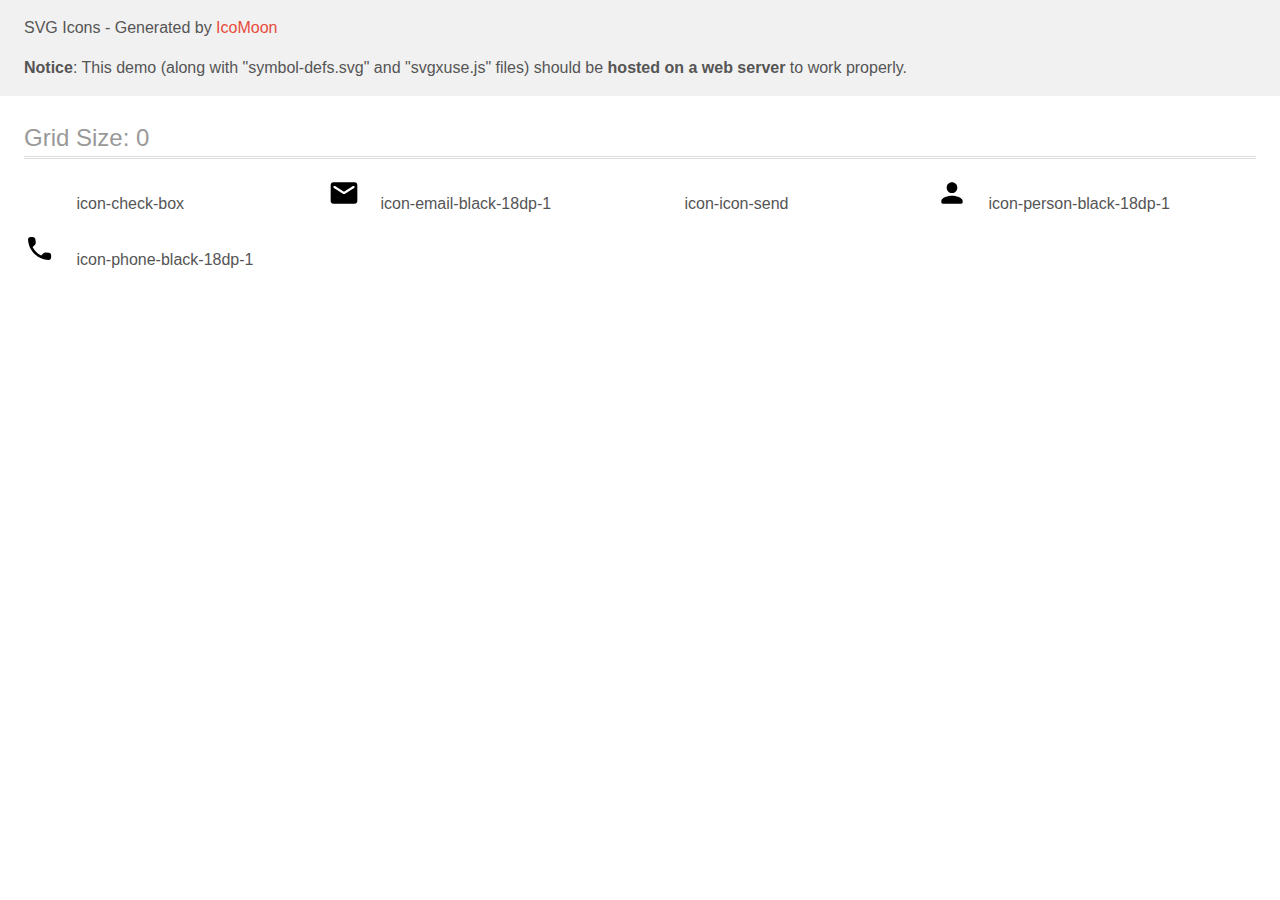
<file: icomoon3/demo-external-svg.html>
<!doctype html>
<html>
<head>
    <title>IcoMoon - SVG Icons</title>
    <meta charset="utf-8">
    <meta name="viewport" content="width=device-width, initial-scale=1">
    <link rel="stylesheet" href="demo-files/demo.css">
    <link rel="stylesheet" href="style.css">
</head>
<body>
<header class="bgc1 clearfix">
<div class="mhl">
    <p>SVG Icons - Generated by <a href="https://icomoon.io/app">IcoMoon</a></p><p><strong>Notice</strong>: This demo (along with "symbol-defs.svg" and "svgxuse.js" files) should be <b>hosted on a web server</b> to work properly.</p>
</div>
</header>
    <div class="clearfix mhl ptl">
        <h1 class="mvm mtn fgc1">Grid Size: 0</h1>
        <div class="glyph fs1">
            <div class="clearfix pbs">
                <svg class="icon icon-check-box"><use xlink:href="symbol-defs.svg#icon-check-box"></use></svg><span class="name"> icon-check-box</span>
            </div>
        </div>
        <div class="glyph fs1">
            <div class="clearfix pbs">
                <svg class="icon icon-email-black-18dp-1"><use xlink:href="symbol-defs.svg#icon-email-black-18dp-1"></use></svg><span class="name"> icon-email-black-18dp-1</span>
            </div>
        </div>
        <div class="glyph fs1">
            <div class="clearfix pbs">
                <svg class="icon icon-icon-send"><use xlink:href="symbol-defs.svg#icon-icon-send"></use></svg><span class="name"> icon-icon-send</span>
            </div>
        </div>
        <div class="glyph fs1">
            <div class="clearfix pbs">
                <svg class="icon icon-person-black-18dp-1"><use xlink:href="symbol-defs.svg#icon-person-black-18dp-1"></use></svg><span class="name"> icon-person-black-18dp-1</span>
            </div>
        </div>
        <div class="glyph fs1">
            <div class="clearfix pbs">
                <svg class="icon icon-phone-black-18dp-1"><use xlink:href="symbol-defs.svg#icon-phone-black-18dp-1"></use></svg><span class="name"> icon-phone-black-18dp-1</span>
            </div>
        </div>
  </div>
<script defer src="svgxuse.js"></script>
</body>
</html>
</file>
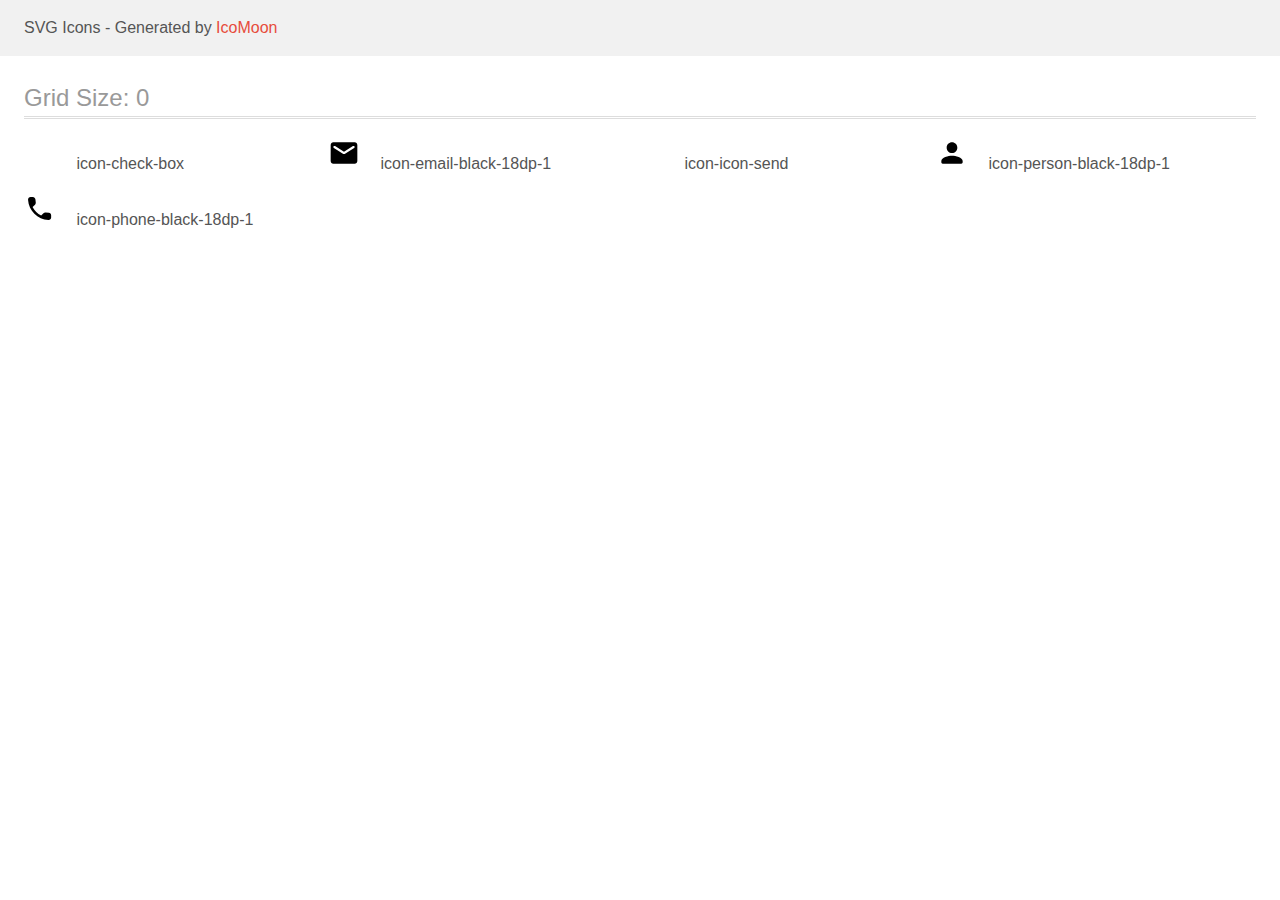
<file: icomoon3/demo.html>
<!doctype html>
<html>
<head>
    <title>IcoMoon - SVG Icons</title>
    <meta charset="utf-8">
    <meta name="viewport" content="width=device-width, initial-scale=1">
    <link rel="stylesheet" href="demo-files/demo.css">
    <link rel="stylesheet" href="style.css">
</head>
<body>
<svg aria-hidden="true" style="position: absolute; width: 0; height: 0; overflow: hidden;" version="1.1" xmlns="http://www.w3.org/2000/svg" xmlns:xlink="http://www.w3.org/1999/xlink">
<defs>
<symbol id="icon-check-box" viewBox="0 0 32 32">
<path fill="#fff" style="fill: var(--color1, #fff); stroke: var(--color1, #fff)" stroke="#fff" stroke-linejoin="miter" stroke-linecap="butt" stroke-miterlimit="4" stroke-width="0.4923" d="M4.817 15.39l-0.17-0.162-0.17 0.16-2.373 2.25 0.187 0.18 8.775 8.369 0.17-0.162 18.658-17.799-0.187-0.177-2.341-2.233-0.17 0.162-16.13 15.375-6.25-5.962z"></path>
</symbol>
<symbol id="icon-email-black-18dp-1" viewBox="0 0 32 32">
<path d="M26.667 5.333h-21.333c-1.467 0-2.652 1.2-2.652 2.667l-0.014 16c0 1.467 1.2 2.667 2.667 2.667h21.333c1.467 0 2.667-1.2 2.667-2.667v-16c0-1.467-1.2-2.667-2.667-2.667zM26.133 11.001l-9.426 5.892c-0.201 0.126-0.446 0.2-0.708 0.2s-0.506-0.075-0.713-0.204l0.006 0.003-9.426-5.892c-0.336-0.201-0.557-0.562-0.557-0.975 0-0.625 0.507-1.132 1.132-1.132 0.233 0 0.449 0.070 0.629 0.19l-0.004-0.003 8.933 5.586 8.933-5.588c0.176-0.118 0.392-0.188 0.624-0.188 0.625 0 1.132 0.507 1.132 1.132 0 0.413-0.221 0.775-0.552 0.972l-0.005 0.003z"></path>
</symbol>
<symbol id="icon-icon-send" viewBox="0 0 32 32">
<path fill="#fff" style="fill: var(--color1, #fff)" d="M32 0l-32 18 10.227 3.787 15.773-14.787-11.997 16.187 0.009 0.003-0.012-0.003v8.813l5.735-6.691 7.267 2.691 4.999-28z"></path>
</symbol>
<symbol id="icon-person-black-18dp-1" viewBox="0 0 32 32">
<path d="M16 16c2.946 0 5.333-2.388 5.333-5.333s-2.388-5.333-5.333-5.333v0c-2.946 0-5.333 2.388-5.333 5.333s2.388 5.333 5.333 5.333v0zM16 18.667c-3.561 0-10.667 1.787-10.667 5.333v1.333c0 0.732 0.599 1.333 1.333 1.333h18.667c0.732 0 1.333-0.601 1.333-1.333v-1.333c0-3.547-7.108-5.333-10.667-5.333z"></path>
</symbol>
<symbol id="icon-phone-black-18dp-1" viewBox="0 0 32 32">
<path d="M24.882 19.774l-3.268-0.373c-0.090-0.011-0.194-0.018-0.3-0.018-0.707 0-1.347 0.287-1.81 0.75l-2.368 2.368c-3.669-1.894-6.585-4.81-8.427-8.372l-0.051-0.108 2.382-2.377c0.463-0.463 0.75-1.103 0.75-1.81 0-0.106-0.006-0.21-0.019-0.312l0.001 0.012-0.373-3.243c-0.155-1.287-1.24-2.276-2.557-2.276-0.001 0-0.002 0-0.003 0h-2.226c-1.454 0-2.663 1.209-2.574 2.661 0.683 10.987 9.47 19.762 20.444 20.444 1.452 0.089 2.663-1.12 2.663-2.574v-2.226c0-0.004 0-0.008 0-0.012 0-1.308-0.985-2.386-2.253-2.532l-0.012-0.001z"></path>
</symbol>
</defs>
</svg>

<header class="bgc1 clearfix">
<div class="mhl">
    <p>SVG Icons - Generated by <a href="https://icomoon.io/app">IcoMoon</a></p>
</div>
</header>
    <div class="clearfix mhl ptl">
        <h1 class="mvm mtn fgc1">Grid Size: 0</h1>
        <div class="glyph fs1">
            <div class="clearfix pbs">
                <svg class="icon icon-check-box"><use xlink:href="#icon-check-box"></use></svg><span class="name"> icon-check-box</span>
            </div>
        </div>
        <div class="glyph fs1">
            <div class="clearfix pbs">
                <svg class="icon icon-email-black-18dp-1"><use xlink:href="#icon-email-black-18dp-1"></use></svg><span class="name"> icon-email-black-18dp-1</span>
            </div>
        </div>
        <div class="glyph fs1">
            <div class="clearfix pbs">
                <svg class="icon icon-icon-send"><use xlink:href="#icon-icon-send"></use></svg><span class="name"> icon-icon-send</span>
            </div>
        </div>
        <div class="glyph fs1">
            <div class="clearfix pbs">
                <svg class="icon icon-person-black-18dp-1"><use xlink:href="#icon-person-black-18dp-1"></use></svg><span class="name"> icon-person-black-18dp-1</span>
            </div>
        </div>
        <div class="glyph fs1">
            <div class="clearfix pbs">
                <svg class="icon icon-phone-black-18dp-1"><use xlink:href="#icon-phone-black-18dp-1"></use></svg><span class="name"> icon-phone-black-18dp-1</span>
            </div>
        </div>
  </div>
<script defer src="svgxuse.js"></script>
</body>
</html>
</file>
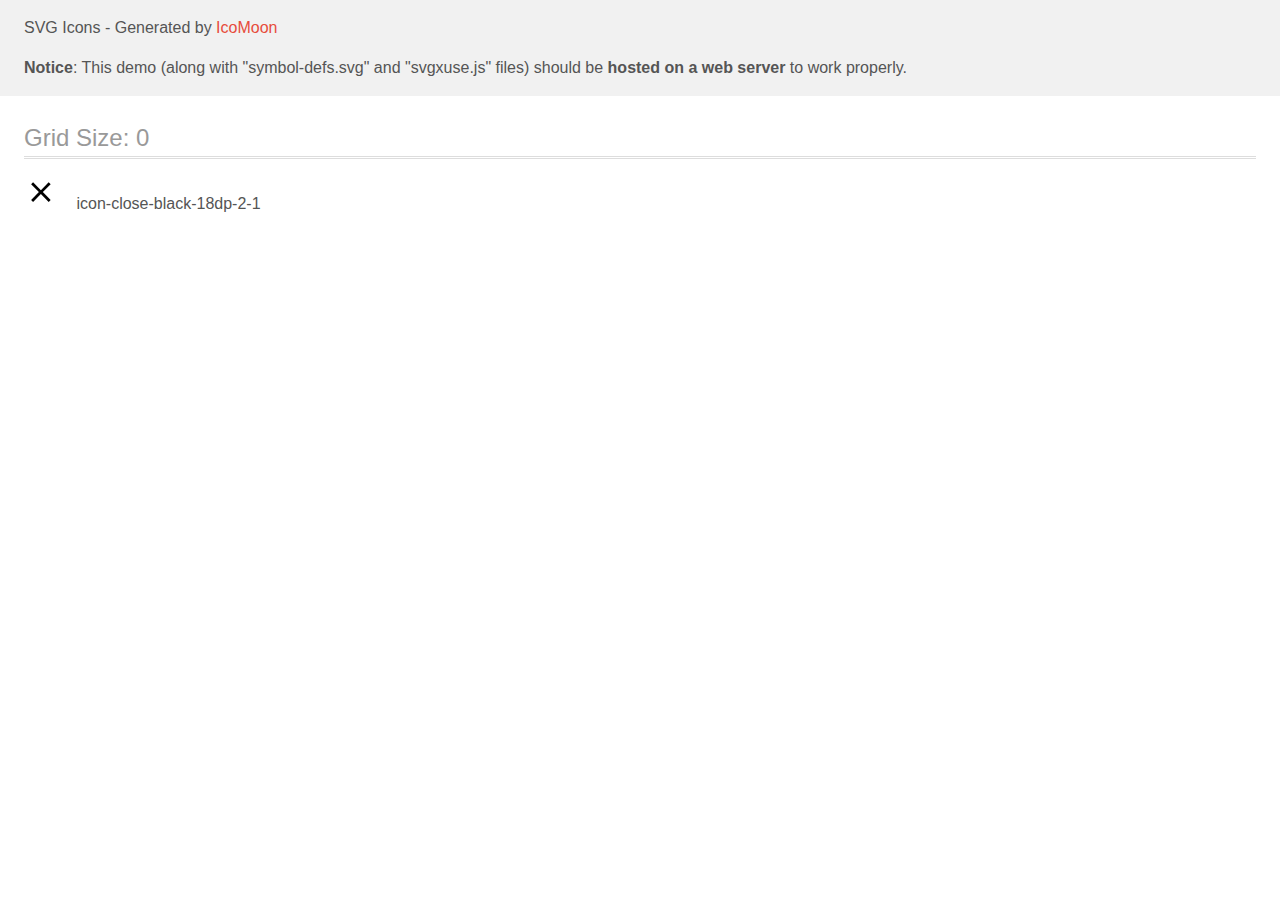
<file: image/icomoon1/demo-external-svg.html>
<!doctype html>
<html>
<head>
    <title>IcoMoon - SVG Icons</title>
    <meta charset="utf-8">
    <meta name="viewport" content="width=device-width, initial-scale=1">
    <link rel="stylesheet" href="demo-files/demo.css">
    <link rel="stylesheet" href="style.css">
</head>
<body>
<header class="bgc1 clearfix">
<div class="mhl">
    <p>SVG Icons - Generated by <a href="https://icomoon.io/app">IcoMoon</a></p><p><strong>Notice</strong>: This demo (along with "symbol-defs.svg" and "svgxuse.js" files) should be <b>hosted on a web server</b> to work properly.</p>
</div>
</header>
    <div class="clearfix mhl ptl">
        <h1 class="mvm mtn fgc1">Grid Size: 0</h1>
        <div class="glyph fs1">
            <div class="clearfix pbs">
                <svg class="icon icon-close-black-18dp-2-1"><use xlink:href="symbol-defs.svg#icon-close-black-18dp-2-1"></use></svg><span class="name"> icon-close-black-18dp-2-1</span>
            </div>
        </div>
  </div>
<script defer src="svgxuse.js"></script>
</body>
</html>
</file>
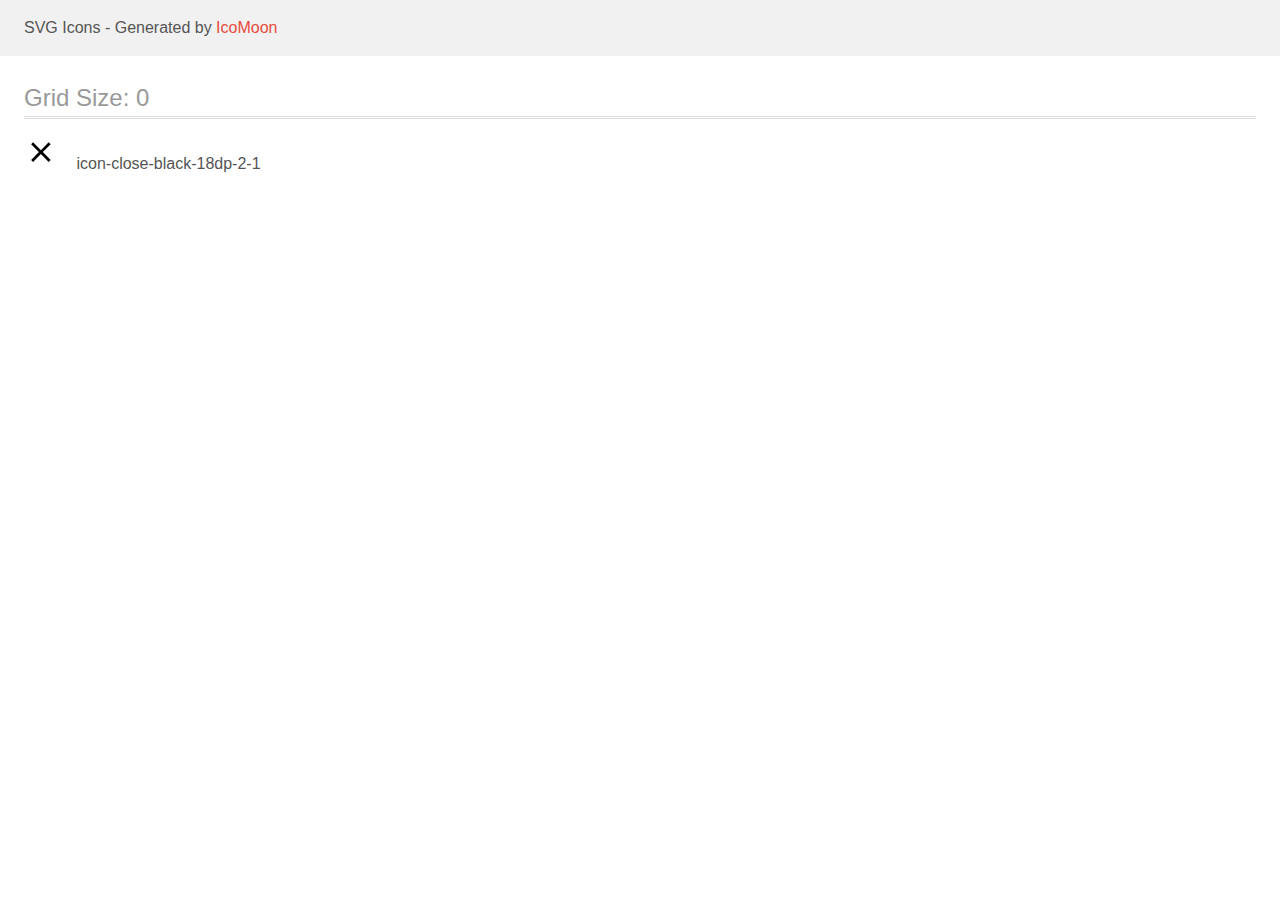
<file: image/icomoon1/demo.html>
<!doctype html>
<html>
<head>
    <title>IcoMoon - SVG Icons</title>
    <meta charset="utf-8">
    <meta name="viewport" content="width=device-width, initial-scale=1">
    <link rel="stylesheet" href="demo-files/demo.css">
    <link rel="stylesheet" href="style.css">
</head>
<body>
<svg aria-hidden="true" style="position: absolute; width: 0; height: 0; overflow: hidden;" version="1.1" xmlns="http://www.w3.org/2000/svg" xmlns:xlink="http://www.w3.org/1999/xlink">
<defs>
<symbol id="icon-close-black-18dp-2-1" viewBox="0 0 32 32">
<path d="M26.667 7.303l-1.97-1.97-7.808 7.808-7.808-7.808-1.97 1.97 7.808 7.808-7.808 7.808 1.97 1.97 7.808-7.808 7.808 7.808 1.97-1.97-7.808-7.808 7.808-7.808z"></path>
</symbol>
</defs>
</svg>

<header class="bgc1 clearfix">
<div class="mhl">
    <p>SVG Icons - Generated by <a href="https://icomoon.io/app">IcoMoon</a></p>
</div>
</header>
    <div class="clearfix mhl ptl">
        <h1 class="mvm mtn fgc1">Grid Size: 0</h1>
        <div class="glyph fs1">
            <div class="clearfix pbs">
                <svg class="icon icon-close-black-18dp-2-1"><use xlink:href="#icon-close-black-18dp-2-1"></use></svg><span class="name"> icon-close-black-18dp-2-1</span>
            </div>
        </div>
  </div>
<script defer src="svgxuse.js"></script>
</body>
</html>
</file>
<file: css/styles.css>
/*цвет основного текста #212121*/
/*цвет вторичного текста #757575*/
/*цвет текста героя #FFFFFF*/
/*акцент #2196F3*/
/*белый #FFFFFF*/
/*цвет в подвале rgba(255, 255, 255, 0.6);8/
/*background верхней линии #FFFFFF*/
/*background шапки и подвала #2F303A*/
/*background наши особенности #E5E5E5*/
/*background наша команда #F5F4FA*/
:root {
  --primare-text-color: #757575;
  --title-text-color: #212121;
  --accent-color: #2196f3;
  --primare-white-color: #ffffff;
}

body {
  background-color: var(--primare-white-color);
  color: var(--primare-text-color);
  font-family: Roboto, sans-serif;
  letter-spacing: 00.03em;
}
.list {
  list-style: none;
  padding: 0;
  margin: 0;
}
p,
h1,
h2,
h3,
h4,
h5,
h6 {
  margin: 0;
}
ul {
  margin: 0;
  padding: 0;
}
.visually-hidden {
  position: absolute;
  white-space: nowrap;
  width: 1px;
  height: 1px;
  overflow: hidden;
  border: 0;
  padding: 0;
  clip: rect(0 0 0 0);
  clip-path: inset(50%);
  margin: -1px;
}
img {
  display: block;
  max-width: 100%;
  height: auto;
}
.container {
  margin-left: auto;
  margin-right: auto;
  /* background-color: teal; */
  width: 1200px;
  padding-right: 15px;
  padding-left: 15px;
  /* margin-bottom: 94px; */
}
.header-container {
  display: flex;
  align-items: center;
}
.main-nav {
  display: flex;
  align-items: center;
}
.site-nav {
  display: flex;
  align-items: center;
  /* margin-left: 93px; */
}
/* .site-nav .item {
  margin-right: 50px;}*/

.site-nav .item:not(:last-child) {
  margin-right: 50px;
}
/* Лого */
.logo {
  font-family: Raleway, sans-serif;
  font-weight: 700;
  font-size: 26px;
  line-height: 1.19;
  text-decoration: none;
  margin-right: 90px;
  /* margin-bottom: 25px; */
}

.logo-web {
  color: var(--accent-color);
  /* margin-bottom: 30px; */
}
.logo-studio {
  color: var(--title-text-color);
}
.logo-studio-white {
  color: #ffffff;
}

/* Site nav */
.site-nav .link {
  display: block;
  color: var(--title-text-color);
  font-family: Roboto;
  font-weight: 500;
  font-size: 14px;
  line-height: 1.14;
  text-decoration: none;
  padding-top: 32px;
  padding-bottom: 32px;
  transition: color 250ms cubic-bezier(0.4, 0, 0.2, 1);
}
.site-nav .link:hover,
.site-nav .link:focus {
  color: var(--accent-color);
}
.site-nav .link-nav:hover,
.site-nav .link-nav:focus {
  color: var(--accent-color);
}
.site-nav .link.current {
  color: var(--accent-color);
}
.link-nav::after {
  content: '';
  position: absolute;
  left: 0;
  bottom: 0;
  display: block;
  width: 100%;
  height: 5px;
  background-color: var(--accent-color);
}
.link-nav {
  position: relative;
  text-decoration: none;
  padding-bottom: 30px;
  transition: transform 250ms cubic-bezier(0.4, 0, 0.2, 1);
}

.auth-nav {
  display: flex;
  margin-left: auto;
}
.auth-nav {
  display: flex;
}

.auth-nav .link {
  color: #757575;
  text-decoration: none;
  font-weight: 500;
  letter-spacing: 0.02em;
  font-size: 14px;
  line-height: 1.14;
  display: flex;
  align-items: center;
  transition: color 250ms cubic-bezier(0.4, 0, 0.2, 1);
}
.auth-nav .item + .item {
  margin-left: 50px;
}
.auth-nav .item:not(:last-child) {
  margin-right: 50 px;
}

.auth-nav .link:hover,
.auth-nav .link:focus {
  color: var(--accent-color);
}
.icon-envel {
  fill: #757575;
  margin-right: 10px;
  transition: fill 250ms cubic-bezier(0.4, 0, 0.2, 1);
}
.icon-phone {
  margin-right: 10px;
  transition: fill 250ms cubic-bezier(0.4, 0, 0.2, 1);
}
.link:hover .icon-envel,
.link:focus .icon-envel {
  fill: var(--accent-color);
}
.link:hover .icon-phone,
.link:focus .icon-phone {
  fill: var(--accent-color);
}
.icon-phone:hover,
.icon-phone:focus {
  fill: var(--accent-color);
}
.auth-icon {
  margin-right: 10px;
}

/* background-repeat: no-repeat;
  background-size: contain;
  background-position: center;
  margin-right: 10px; */

/* Hero */
.hero {
  background-color: #2f303a;
  text-align: center;
  padding-top: 200px;
  padding-bottom: 200px;
  max-width: 1600px;
  height: 600px;
  background-image: linear-gradient(to right, rgba(47, 48, 58, 0.4), rgba(47, 48, 58, 0.4)),
    url(../image/fon.jpg);
  background-size: cover;
  background-repeat: no-repeat;
  background-position: center;
}
.hero-title {
  color: #ffffff;
  font-weight: 900;
  font-size: 44px;
  line-height: 1.36;

  text-transform: uppercase;
  margin-bottom: 30px;
  width: 696px;
  margin-left: auto;
  margin-right: auto;
}
.backdrop {
  position: fixed;
  top: 0;
  left: 0;
  width: 100%;
  height: 100%;
  background-color: rgba(0, 0, 0, 0.2);

  opacity: 1;
  transition: opacity 250ms cubic-bezier(0.4, 0, 0.2, 1),
    visibility 250ms cubic-bezier(0.4, 0, 0.2, 1);
}
.backdrop.is-hidden {
  opacity: 0;
  pointer-events: none;
  visibility: hidden;
}
.backdrop.is-hidden .modal {
  transform: translate(-50%, -50%) scale(0.9);
}
.modal {
  position: absolute;
  top: 50%;
  left: 50%;

  min-width: 528px;
  min-height: 581px;
  padding: 40px;

  background-color: #fff;
  /* text-transform: uppercase; */
  transform: translate(-50%, -50%) scale(1);
  transition: transform 250ms cubic-bezier(0.4, 0, 0.2, 1);
}
.close-modal {
  fill: #000000;
  transition: transform 250ms cubic-bezier(0.4, 0, 0.2, 1);
}
.close-modal:hover,
.close-modal:focus {
  fill: var(--accent-color);
}
.modal-close-btn {
  display: flex;
  border-radius: 50%;
  background: #ffffff;
  border: 1px solid rgba(0, 0, 0, 0.1);
  box-sizing: border-box;
  top: 8px;
  right: 8px;
  position: absolute;
  cursor: pointer;
  transition: fill 250ms cubic-bezier(0.4, 0, 0.2, 1);
  width: 30px;
  height: 30px;

  align-items: center;
  justify-content: center;
}
.modal-close-btn:hover .close-modal,
.modal-close-btn:focus .close-modal {
  fill: var(--accent-color);
}
.modal-title {
  font-family: Roboto;
  font-style: normal;
  font-weight: 700;
  font-size: 20px;
  line-height: 1.15;
  text-align: center;
  letter-spacing: 0.03em;
  color: #212121;
  margin-bottom: 12px;
  margin-bottom: 30px;
}
.modal-input {
  width: 100%;
  height: 40px;
  border: 1px solid rgba(33, 33, 33, 0.2);
  box-sizing: border-box;
  border-radius: 4px;
  padding: 11px 12px 11px 30px;
  /* margin-bottom: 28px; */
  outline: none;
}
.modal-text {
  border: 1px solid rgba(33, 33, 33, 0.2);
  box-sizing: border-box;
  padding: 12px 16px;
  border-radius: 4px;
  width: 100%;
  font-family: Roboto;
  font-style: normal;
  font-weight: 400;
  font-size: 12px;
  line-height: 1.16;
  letter-spacing: 0.01em;
  resize: none;
  height: 120px;
}
.modal-button {
  font-family: Roboto;
  font-style: normal;
  font-weight: 700;
  font-size: 16px;
  line-height: 1.87;
  display: flex;
  align-items: center;
  text-align: center;
  letter-spacing: 0.06em;
  color: #ffffff;

  background: var(--accent-color);
  box-shadow: 0px 4px 4px rgba(0, 0, 0, 0.15);
  border-radius: 4px;
  padding: 10px 55px 10px 56px;
  margin-right: auto;
  margin-left: auto;
  border: none;
  cursor: pointer;
  transition: background-color #188ce8 250ms cubic-bezier(0.4, 0, 0.2, 1);
}
.modal-label {
  font-family: Roboto;
  font-style: normal;
  font-weight: 400;
  font-size: 12px;
  line-height: 1.16;
  letter-spacing: 0.01em;
  color: #757575;
  margin-bottom: 4px;
}
.choice {
  text-decoration: underline;
  color: var(--accent-color);
}
.policy {
  margin-bottom: 30px;
}
.form-field {
  width: 100%;
  display: flex;
  flex-direction: column;
  margin-bottom: 10px;
}
.form-field-wrap {
  position: relative;
}
.modal-icon {
  position: absolute;
  left: 10px;
  top: 50%;
  transform: translateY(-50%);
}
.modal-button:hover,
.modal-button:focus {
  background: #188ce8;
}
.modal-input:focus {
  border-color: #2196f3;
}
.modal-input:focus + .modal-icon {
  fill: #2196f3;
}
.modal-policy {
  font-family: Roboto;
  font-style: normal;
  font-weight: 400;
  font-size: 14px;
  line-height: 1.71;
  letter-spacing: 0.03em;
  color: #757575;
  margin-bottom: 30px;
  display: flex;
  align-items: center;
  justify-content: center;
}
.modal-policy::before {
  content: '';
  width: 16px;
  height: 15px;
  border: 2px solid #212121;
  border-radius: 2px;
  display: block;
  margin-right: 8px;
}
.checkbox-policy:checked + .modal-policy::before {
  background-image: url(../image/icon\ check.svg);
  border: none;
}
/* .checkbox-policy:focus + .modal-policy::before {
  border-color: var(--accent-color);
} */

.checkbox-policy:focus + .modal-policy::before {
  border-color: var(--accent-color);
}
/* Section */
.section-title {
  color: var(--title-text-color);
  font-weight: 700;
  font-size: 36px;
  line-height: 1.17;
  text-align: center;
  margin-top: 0;
  margin-bottom: 50px;
}
.section-features {
  padding-top: 94px;
  /* padding-bottom: 0; */
}
/*Features-list*/

.features-list {
  display: flex;
  /* margin-bottom: 94px;
  margin-left: 30px; */
}

.features-list .title {
  color: var(--title-text-color);
  font-weight: 700;
  font-size: 14px;
  line-height: 1.14;
  text-transform: uppercase;
  margin-top: 0;
  margin-bottom: 10px;
}
.features-list p {
  margin-top: 0;
  margin-bottom: 0;
  /* width: calc((100%-90px)/4); */
}
.features-list .text {
  font-size: 14px;
  line-height: 1.71;
  color: var(--primare-text-color);
}
.features-list .descr {
  width: 270px;
}
.features-list .descr:not(:last-child) {
  margin-right: 30px;
}
.feature-icons-list {
  display: flex;
  justify-content: center;
  border-radius: 4px;
  margin-bottom: 30px;
}
.feature-icons-list .feature-icons-item:not(:last-child) {
  margin-right: 30px;
}
.feature-icons-item {
  display: flex;
  background-color: #f5f4fa;
  height: 120px;
  align-items: center;
  justify-content: center;
  margin-bottom: 30px;
}

.work {
  display: flex;
  /* margin-bottom: 94px; */
}
.section-work {
  padding-bottom: 94px;
  padding-top: 94px;
}
.work .item {
  /* width: calc((100%-60px)/3); */
  width: 370px;
  position: relative;
}
.work .item:not(:last-child) {
  margin-right: 30px;
}
.item-name {
  /* position: absolute; */
  background-color: rgba(47, 48, 58, 0.8);
  width: 100%;
  height: 70px;
  color: #fff;
  text-transform: uppercase;
  position: absolute;
  bottom: 0;
}
.title-item-name {
  color: #ffffff;
  font-weight: 700;
  font-size: 14px;
  line-height: 1.17;
  text-transform: uppercase;
  padding-top: 27px;
  padding-left: 83px;
}
/* Button */
.button {
  color: #ffffff;
  background-color: var(--accent-color);
  font-weight: 700;
  font-size: 16px;
  line-height: 1.87;
  cursor: pointer;
  font-family: inherit;

  border-radius: 4px;
  padding: 10px 32px;
  min-width: 200px;
  text-align: center;
  border: 1px solid transparent;
}
.button-portfolio {
  cursor: pointer;
  font-family: inherit;
  font-style: normal;
  font-weight: 500;
  font-size: 16px;
  line-height: 1.63;
  text-align: center;
  letter-spacing: 0.03em;
  border: 1px solid transparent;
  border-radius: 4px;
  padding: 6px 22px;
  transition: color 250ms cubic-bezier(0.4, 0, 0.2, 1),
    background-color 250ms cubic-bezier(0.4, 0, 0.2, 1),
    box-shadow 250ms cubic-bezier(0.4, 0, 0.2, 1);
}
.button-portfolio:hover,
.button-portfolio:focus {
  color: var(--primare-white-color);
  background-color: var(--accent-color);

  box-shadow: 0px 3px 1px rgba(0, 0, 0, 0.1), 0px 1px 2px rgba(0, 0, 0, 0.08),
    0px 2px 2px rgba(0, 0, 0, 0.12);
}

/* Our team */
.section-team {
  background-color: #f5f4fa;
  padding-top: 94px;
  padding-bottom: 94px;
}
.team-list {
  display: flex;
  /* padding-top: 94px;
  padding-bottom: 94px; */
}
.team-list .member {
  font-weight: 500;
  font-size: 16px;
  line-height: 1.18;
  text-align: center;
  margin-bottom: 10px;
}
.team-list .text {
  font-weight: 400;
  font-size: 16px;
  line-height: 1.18;
  text-align: center;
  color: #757575;
  margin-bottom: 16px;
}
.team-list .item {
  /* padding-top: 186px;
  padding-bottom: 94px; */
  width: 270px;
  background: #ffffff;
  box-shadow: 0px 1px 3px rgba(0, 0, 0, 0.12), 0px 1px 1px rgba(0, 0, 0, 0.14),
    0px 2px 1px rgba(0, 0, 0, 0.2);
}
.team-list .item:not(:last-child) {
  margin-right: 30px;
}
.description {
  padding-top: 30px;
  padding-bottom: 30px;
}
.member-social-list {
  display: flex;
  justify-content: center;
}
.member-social-link {
  width: 44px;
  height: 44px;
  /* background-color: red; */
  border-radius: 50%;
  display: flex;
  align-items: center;
  justify-content: center;
  transition: background-color 250ms cubic-bezier(0.4, 0, 0.2, 1);
}
.member-social-link:hover,
.member-social-link:focus {
  background-color: var(--accent-color);
}
.member-social-icon {
  fill: #afb1b8;
  transition: fill 250ms cubic-bezier(0.4, 0, 0.2, 1);
}
.member-social-link:hover .member-social-icon,
.member-social-link:focus .member-social-icon {
  fill: #ffffff;
}

/* .member-social-icon:hover,
.member-social-icon:focus {
  fill: #ffffff; */

.member-social-item + .member-social-item {
  margin-left: 10px;
}
/* постоянные клиенты */
.section-client {
  padding-bottom: 94px;
  padding-top: 94px;
}
.client-list {
  display: flex;
  justify-content: center;
}
.client-item {
  display: flex;
  width: 170px;
  height: 92px;

  background-color: #ffffff;
}
.client-link {
  display: flex;
  align-items: center;
  justify-content: center;
  width: 100%;
  height: 100%;
  border: 1px solid #afb1b8;
  transition: border-color 250ms cubic-bezier(0.4, 0, 0.2, 1);
}
.client-icon {
  fill: #afb1b8;
  transition: fill 250ms cubic-bezier(0.4, 0, 0.2, 1);
}
.client-icon:hover,
.client-icon:focus {
  fill: var(--accent-color);
}

.client-list .client-item:not(:last-child) {
  margin-right: 30px;
}
.client-link:hover,
.client-link:focus {
  border-color: var(--accent-color);
}
.client-link:hover .client-icon,
.client-link:focus .client-icon {
  border-color: 4px solid var(--accent-color);
  fill: var(--accent-color);
}

/* Футер */
footer {
  background-color: #2f303a;
  padding-bottom: 60px;
  padding-top: 60px;
  display: flex;
}
.footer_container {
  display: flex;
  align-items: baseline;
  /* justify-content: flex-start; */
}
.footer-list {
  display: flex;
  justify-content: center;
  align-items: center;
  align-content: center;
  /* min-width: 206px;
  margin-left: 70px; */
  margin-top: 12px;
}

.logo-foot {
  display: block;
  margin-bottom: 20px;
  font-family: Raleway, sans-serif;
  font-weight: 700;
  font-size: 26px;
  line-height: 1.19;
  text-decoration: none;
}
.auth-footer .link {
  color: rgba(255, 255, 255, 0.6);

  font-weight: 400;
  font-size: 14px;
  line-height: 24px;
  text-decoration: none;
  transition: color 250ms cubic-bezier(0.4, 0, 0.2, 1);
}
.auth-footer .link:hover,
.auth-footer .link:focus {
  color: var(--accent-color);
}
.addres {
  color: var(--primare-white-color);
  font-weight: 400;
  font-size: 14px;
  line-height: 1.71;
  letter-spacing: 0.03em;
  font-style: normal;
  margin-bottom: 9px;
}
.auth-footer .contact:not(:last-child) {
  margin-bottom: 9px;
}
.title-footer {
  color: #ffffff;
  text-transform: uppercase;
  margin-bottom: 20px;
  font-weight: 700;
  font-size: 14px;
  line-height: 1.14;
  letter-spacing: 0.03em;
}
.footer-icon {
  fill: #ffffff;
}
.footer-list {
  display: flex;
  justify-content: center;
}
.footer-item {
  width: 44px;
  height: 44px;
  transition: transform 250ms cubic-bezier(0.4, 0, 0.2, 1);
}
.footer-link {
  display: flex;
  justify-content: center;
  align-items: center;
  border-radius: 50%;
  background-color: rgba(255, 255, 255, 0.1);
  width: 100%;
  height: 100%;
  transition: background-color 250ms cubic-bezier(0.4, 0, 0.2, 1);
}
.footer-list {
  display: flex;
  justify-content: center;
  /* padding: 0;
  margin: 0; */
}

.footer-list .footer-item:not(:last-child) {
  margin-right: 10px;
}
.footer-name {
  display: block;
  margin-right: 70px;
}
.footer-networks {
  display: block;
  justify-content: center;
  align-items: center;
  align-content: center;
  margin-right: 93px;
}
.footer-item .footer-link:hover,
.footer-item .footer-link:focus {
  background-color: var(--accent-color);
}
.footer-link:hover .footer-icon,
.footer-link:focus .footer-icon {
  fill: #ffffff;
}

.online-input {
  width: 358px;
  height: 50px;
  background-color: transparent;
  border: none;
  border: 1px solid rgba(255, 255, 255, 0.6);
  font-weight: 400;
  font-size: 16px;
  line-height: 1.25;
  padding-left: 16px;
  /* padding-bottom: 15px;
  padding-top: 15px; */
  outline: none;
  border-radius: 4px;
}
.online-input:hover::placeholder {
  color: rgba(255, 255, 255, 0.6);
}
.online-input::placeholder {
  font-size: 16px;
  line-height: 1.25;
  color: rgba(255, 255, 255, 0.6);
}
.online-form {
  display: flex;
  align-items: center;
  justify-content: center;
}
.online-btn {
  width: 200px;
  height: 50px;
  padding: 10px 28px;
  text-align: center;
  background: #2196f3;
  box-shadow: 0px 4px 4px rgba(0, 0, 0, 0.15);
  border-radius: 4px;
  cursor: pointer;

  font-family: Roboto;
  font-style: normal;
  font-weight: 700;
  font-size: 16px;
  line-height: 1.87;

  display: flex;
  align-items: center;
  text-align: center;
  letter-spacing: 0.06em;

  color: #ffffff;
  margin-left: 10px;
}
.subscription {
  display: block;
}
.online-input {
  padding-left: 16px;
  width: 358px;
  height: 50px;
  border: 1px solid rgba(255, 255, 255, 0.3);
  filter: drop-shadow(0px 4px 4px rgba(0, 0, 0, 0.15));
  border-radius: 4px;
  outline: none;
  background-color: var(--footer-background-color);
  color: var(--primary-background-color);
  transition: border-color 250ms cubic-bezier(0.4, 0, 0.2, 1);
}

.online-input:focus {
  border-color: var(--accent-color);
}
.online-icon {
  margin-left: 10px;
}

/* Портфолио */

/* .project-list .title {
color: var(--title-text-color);
font-weight: 700;
font-size: 18px;
line-height: 2.0;
text-decoration: none;
} */
.section-portfolio {
  padding-top: 94px;
  /* margin-top: 94px; */
  padding-bottom: 94px;
}
.filtrs {
  display: flex;
  justify-content: center;

  /* background-color: green; */

  margin-bottom: 50px;
}
.filtrs .filtrs-btn:not(:last-child) {
  margin-right: 8px;
}

.project-list .text {
  color: #757575;
  font-weight: 400;
  font-size: 16px;
  line-height: 1.88;
  text-decoration: none;
}
.project-list .title {
  color: #212121;
  font-weight: 700;
  font-size: 18px;
  line-height: 2;
  text-decoration: none;
  margin-bottom: 4px;
}
.project-list {
  display: flex;
  flex-wrap: wrap;
  margin: -15px;

  /* background-color: chocolate; */
  /* margin-bottom: 94px; */
}
.element {
  /* width: calc((100%-60px) / 3); */
  /* margin-right: 30px; */
  margin: 15px;
  width: 370px;
  cursor: pointer;
  /* background-color: chartreuse; */
}
.element .element-descr {
  padding-left: 24px;
  padding-right: 24px;
  padding-top: 20px;
  padding-bottom: 20px;
  border-bottom: 1px solid #eeeeee;
  border-left: 1px solid #eeeeee;
  border-right: 1px solid #eeeeee;
}
/* .element:hover,
.element:focus {
  box-shadow: 0px 1px 1px rgba(0, 0, 0, 0.12), 0px 4px 4px rgba(0, 0, 0, 0.06),
    1px 4px 6px rgba(0, 0, 0, 0.16);
} */

.cards {
  text-decoration: none;
  display: block;
}
.cards:hover,
.cards:focus {
  box-shadow: 0px 1px 1px rgba(0, 0, 0, 0.12), 0px 4px 4px rgba(0, 0, 0, 0.06),
    1px 4px 6px rgba(0, 0, 0, 0.16);
}

/* .element:nth-child(3n) {
  margin-right: 0; */

/* .element:nth-last-child(-n + 3) {
  margin-bottom: 0;
} */
.cards-descr {
  font-size: 18px;
  line-height: 1.56;
  letter-spacing: 0.03em;
  font-weight: 400;
  color: #ffffff;
  padding: 63px 24px;
}
.text-descr {
  background-color: rgba(33, 150, 243, 0.9);
  width: 100%;
  height: 100%;
  position: absolute;
  bottom: 0;
  opacity: 0;

  transform: translateY(100%);
  transition: transform 250ms cubic-bezier(0.4, 0, 0.2, 1),
    opacity 250ms cubic-bezier(0.4, 0, 0.2, 1);
}
.cover {
  position: relative;
  overflow: hidden;
}
/* .cover::before {
  display: inline-block;
  position: absolute;
  content: '';
  width: 100%;
  height: 100%;
  background-color: rgba(33, 150, 243, 0.9);
  opacity: 0;
  transform: translateY(100%);
  transition: transform 250ms cubic-bezier(0.4, 0, 0.2, 1);
} */
/* .cover:hover::before {
  opacity: 1;
} */
/* .cards:hover .cover::before {
  transform: translateY(0);
} */
/* .cards:hover .cover {
  transform: translateY(0);
} */
.cover:hover .text-descr {
  opacity: 1;
  transform: translateY(0);
}
</file>
<file: icomoon/demo-files/demo.css>
body {
  padding: 0;
  margin: 0;
  font-family: sans-serif;
  font-size: 1em;
  line-height: 1.5;
  color: #555;
  background: #fff;
}
h1 {
  font-size: 1.5em;
  font-weight: normal;
  box-shadow: 0 1px #ddd, 0 2px #fff, 0 3px #ddd;
}
small {
  font-size: .66666667em;
}
a {
  color: #e74c3c;
  text-decoration: none;
}
a:hover, a:focus {
  box-shadow: 0 1px #e74c3c;
}
.bshadow0, input {
  box-shadow: inset 0 -2px #e7e7e7;
}
input:hover {
  box-shadow: inset 0 -2px #ccc;
}
input, fieldset {
  font-size: 1em;
  margin: 0;
  padding: 0;
  border: 0;
}
input {
  color: inherit;
  line-height: 1.5;
  height: 1.5em;
  padding: .25em 0;
}
input:focus {
  outline: none;
  box-shadow: inset 0 -2px #449fdb;
}
.glyph {
  font-size: 16px;
  margin-right: 1.5em;
  float: left;
  width: 17em;
}
svg {
  color: #000;
}
.liga {
  width: 80%;
  width: calc(100% - 2.5em);
}
.talign-right {
  text-align: right;
}
.talign-center {
  text-align: center;
}
.bgc1 {
  background: #f1f1f1;
}
.fgc0 {
  color: #000;
}
.fgc1 {
  color: #999;
}
p {
  margin-top: 1em;
  margin-bottom: 1em;
}
.mvm {
  margin-top: .75em;
  margin-bottom: .75em;
}
.mtn {
  margin-top: 0;
}
.mtl, .mal {
  margin-top: 1.5em;
}
.mbl, .mal {
  margin-bottom: 1.5em;
}
.mal, .mhl {
  margin-left: 1.5em;
  margin-right: 1.5em;
}
.mhmm {
  margin-left: 1em;
  margin-right: 1em;
}
.ptl {
  padding-top: 1.5em;
}
.pbs, .pvs {
  padding-bottom: .25em;
}
.pvs, .pts {
  padding-top: .25em;
}
.unit {
  float: left;
}
.unitRight {
  float: right;
}
.size1of2 {
  width: 50%;
}
.size1of1 {
  width: 100%;
}
.clearfix:before, .clearfix:after {
  content: " ";
  display: table;
}
.clearfix:after {
  clear: both;
}
.hidden-true {
  display: none;
}
.textbox0 {
  width: 3em;
  background: #f1f1f1;
  padding: .25em .5em;
  line-height: 1.5;
  height: 1.5em;
}
.fs0 {
  font-size: 16px;
}
.fs1 {
  font-size: 32px;
}
.name {
  margin-left: .25em;
}
</file>
<file: icomoon/style.css>
.icon {
  display: inline-block;
  width: 1em;
  height: 1em;
  stroke-width: 0;
  stroke: currentColor;
  fill: currentColor;
}

/* ==========================================
Single-colored icons can be modified like so:
.icon-name {
  font-size: 32px;
  color: red;
}
========================================== */
</file>
<file: icomoon3/demo-files/demo.css>
body {
  padding: 0;
  margin: 0;
  font-family: sans-serif;
  font-size: 1em;
  line-height: 1.5;
  color: #555;
  background: #fff;
}
h1 {
  font-size: 1.5em;
  font-weight: normal;
  box-shadow: 0 1px #ddd, 0 2px #fff, 0 3px #ddd;
}
small {
  font-size: .66666667em;
}
a {
  color: #e74c3c;
  text-decoration: none;
}
a:hover, a:focus {
  box-shadow: 0 1px #e74c3c;
}
.bshadow0, input {
  box-shadow: inset 0 -2px #e7e7e7;
}
input:hover {
  box-shadow: inset 0 -2px #ccc;
}
input, fieldset {
  font-size: 1em;
  margin: 0;
  padding: 0;
  border: 0;
}
input {
  color: inherit;
  line-height: 1.5;
  height: 1.5em;
  padding: .25em 0;
}
input:focus {
  outline: none;
  box-shadow: inset 0 -2px #449fdb;
}
.glyph {
  font-size: 16px;
  margin-right: 1.5em;
  float: left;
  width: 8em;
}
svg {
  color: #000;
}
.liga {
  width: 80%;
  width: calc(100% - 2.5em);
}
.talign-right {
  text-align: right;
}
.talign-center {
  text-align: center;
}
.bgc1 {
  background: #f1f1f1;
}
.fgc0 {
  color: #000;
}
.fgc1 {
  color: #999;
}
p {
  margin-top: 1em;
  margin-bottom: 1em;
}
.mvm {
  margin-top: .75em;
  margin-bottom: .75em;
}
.mtn {
  margin-top: 0;
}
.mtl, .mal {
  margin-top: 1.5em;
}
.mbl, .mal {
  margin-bottom: 1.5em;
}
.mal, .mhl {
  margin-left: 1.5em;
  margin-right: 1.5em;
}
.mhmm {
  margin-left: 1em;
  margin-right: 1em;
}
.ptl {
  padding-top: 1.5em;
}
.pbs, .pvs {
  padding-bottom: .25em;
}
.pvs, .pts {
  padding-top: .25em;
}
.unit {
  float: left;
}
.unitRight {
  float: right;
}
.size1of2 {
  width: 50%;
}
.size1of1 {
  width: 100%;
}
.clearfix:before, .clearfix:after {
  content: " ";
  display: table;
}
.clearfix:after {
  clear: both;
}
.hidden-true {
  display: none;
}
.textbox0 {
  width: 3em;
  background: #f1f1f1;
  padding: .25em .5em;
  line-height: 1.5;
  height: 1.5em;
}
.fs0 {
  font-size: 16px;
}
.fs1 {
  font-size: 32px;
}
.name {
  font-size: 0.5em;
  margin-left: 1em;
}
</file>
<file: icomoon3/style.css>
.icon {
  display: inline-block;
  width: 1em;
  height: 1em;
  stroke-width: 0;
  stroke: currentColor;
  fill: currentColor;
}

/* ==========================================
Single-colored icons can be modified like so:
.icon-name {
  font-size: 32px;
  color: red;
}
========================================== */
</file>
<file: image/icomoon1/demo-files/demo.css>
body {
  padding: 0;
  margin: 0;
  font-family: sans-serif;
  font-size: 1em;
  line-height: 1.5;
  color: #555;
  background: #fff;
}
h1 {
  font-size: 1.5em;
  font-weight: normal;
  box-shadow: 0 1px #ddd, 0 2px #fff, 0 3px #ddd;
}
small {
  font-size: .66666667em;
}
a {
  color: #e74c3c;
  text-decoration: none;
}
a:hover, a:focus {
  box-shadow: 0 1px #e74c3c;
}
.bshadow0, input {
  box-shadow: inset 0 -2px #e7e7e7;
}
input:hover {
  box-shadow: inset 0 -2px #ccc;
}
input, fieldset {
  font-size: 1em;
  margin: 0;
  padding: 0;
  border: 0;
}
input {
  color: inherit;
  line-height: 1.5;
  height: 1.5em;
  padding: .25em 0;
}
input:focus {
  outline: none;
  box-shadow: inset 0 -2px #449fdb;
}
.glyph {
  font-size: 16px;
  margin-right: 1.5em;
  float: left;
  width: 8em;
}
svg {
  color: #000;
}
.liga {
  width: 80%;
  width: calc(100% - 2.5em);
}
.talign-right {
  text-align: right;
}
.talign-center {
  text-align: center;
}
.bgc1 {
  background: #f1f1f1;
}
.fgc0 {
  color: #000;
}
.fgc1 {
  color: #999;
}
p {
  margin-top: 1em;
  margin-bottom: 1em;
}
.mvm {
  margin-top: .75em;
  margin-bottom: .75em;
}
.mtn {
  margin-top: 0;
}
.mtl, .mal {
  margin-top: 1.5em;
}
.mbl, .mal {
  margin-bottom: 1.5em;
}
.mal, .mhl {
  margin-left: 1.5em;
  margin-right: 1.5em;
}
.mhmm {
  margin-left: 1em;
  margin-right: 1em;
}
.ptl {
  padding-top: 1.5em;
}
.pbs, .pvs {
  padding-bottom: .25em;
}
.pvs, .pts {
  padding-top: .25em;
}
.unit {
  float: left;
}
.unitRight {
  float: right;
}
.size1of2 {
  width: 50%;
}
.size1of1 {
  width: 100%;
}
.clearfix:before, .clearfix:after {
  content: " ";
  display: table;
}
.clearfix:after {
  clear: both;
}
.hidden-true {
  display: none;
}
.textbox0 {
  width: 3em;
  background: #f1f1f1;
  padding: .25em .5em;
  line-height: 1.5;
  height: 1.5em;
}
.fs0 {
  font-size: 16px;
}
.fs1 {
  font-size: 32px;
}
.name {
  font-size: 0.5em;
  margin-left: 1em;
}
</file>
<file: image/icomoon1/style.css>
.icon {
  display: inline-block;
  width: 1em;
  height: 1em;
  stroke-width: 0;
  stroke: currentColor;
  fill: currentColor;
}

/* ==========================================
Single-colored icons can be modified like so:
.icon-name {
  font-size: 32px;
  color: red;
}
========================================== */
</file>
